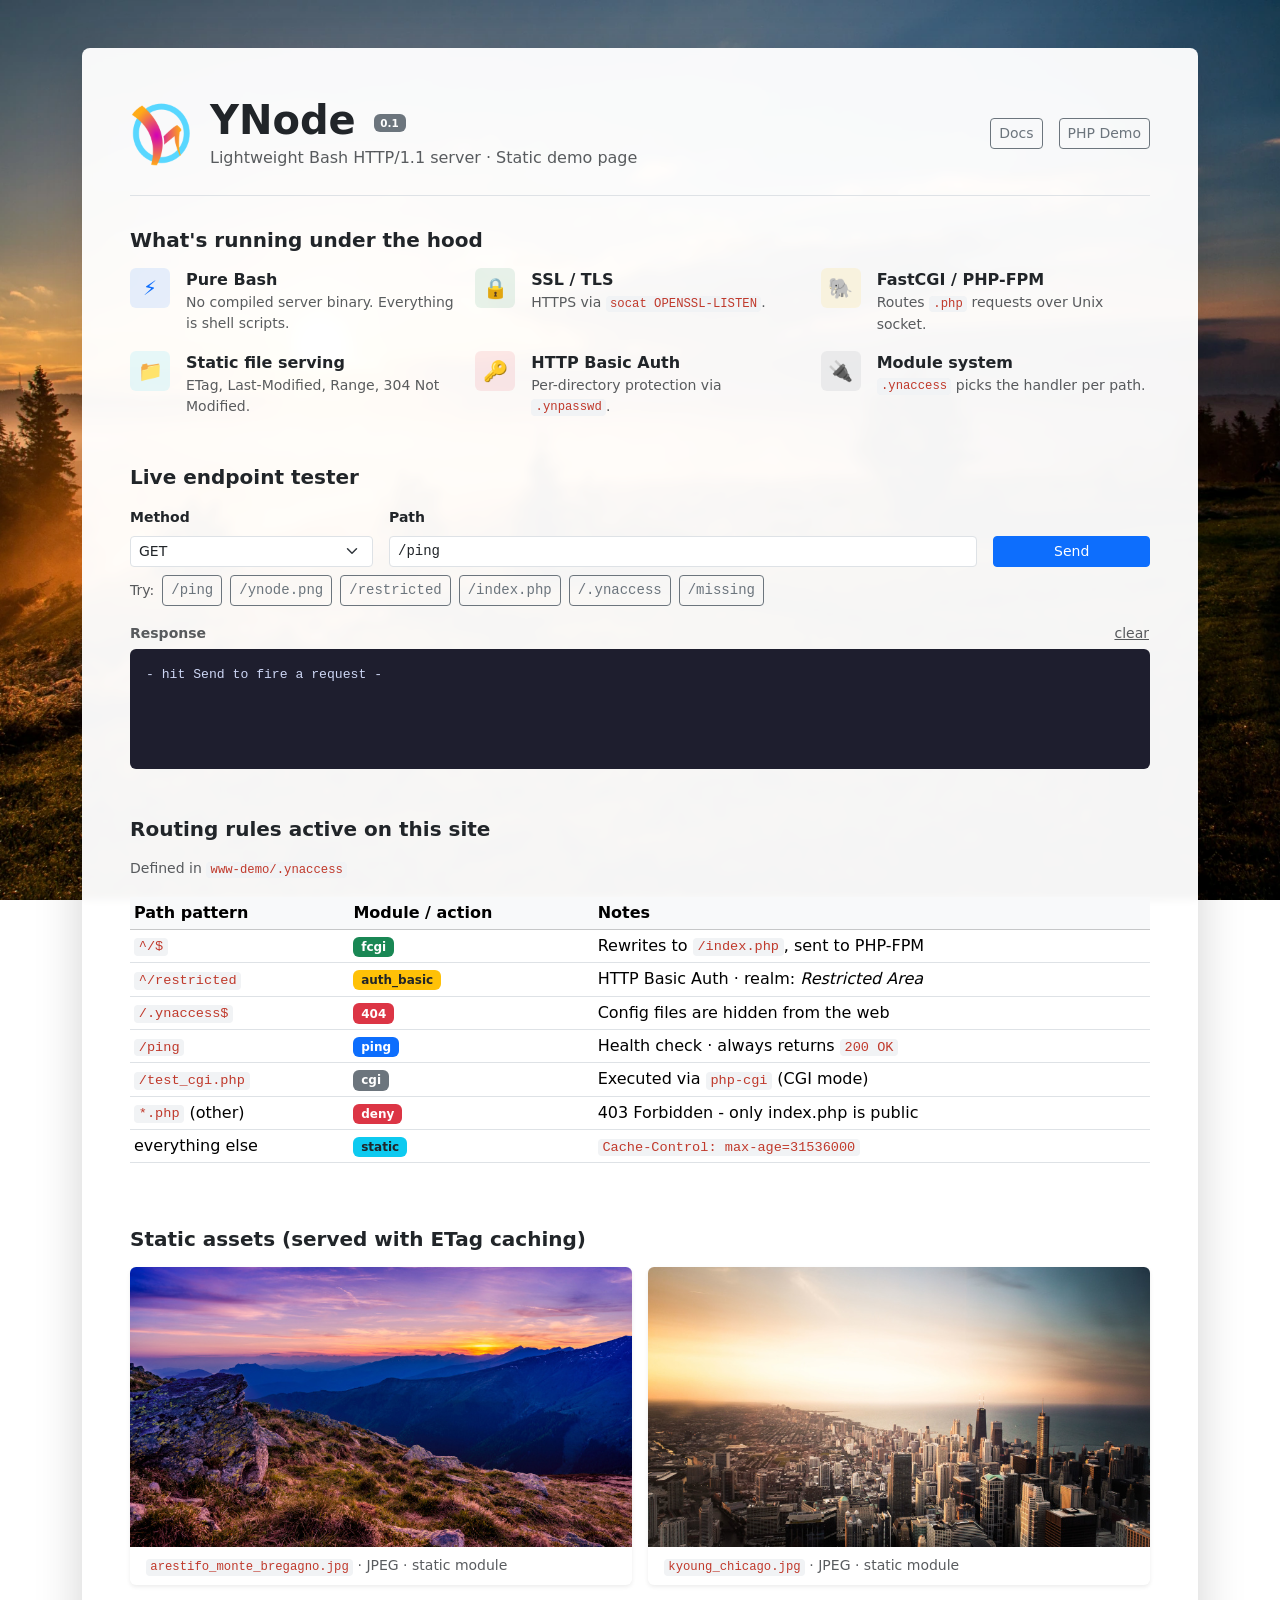
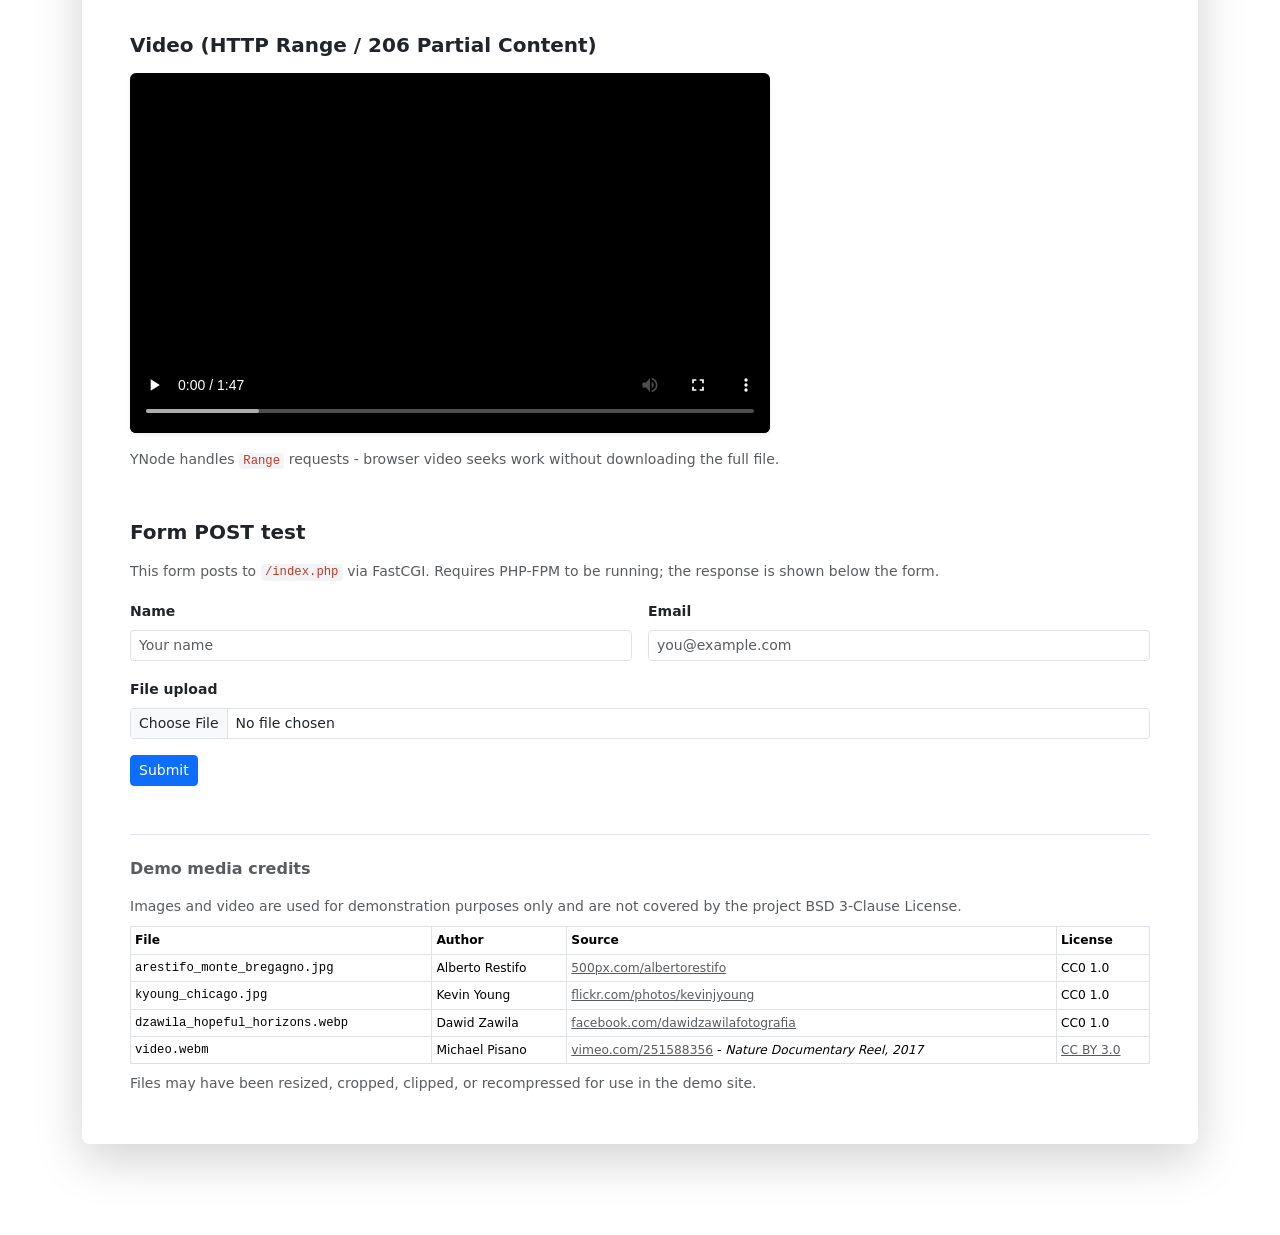
<file: www-demo/index.html>
<!DOCTYPE html>
<html lang="en">
<head>
  <meta charset="UTF-8">
  <meta name="viewport" content="width=device-width, initial-scale=1">
  <title>YNode/0.1 - Demo</title>
  <link rel="icon" href="/favicon.ico">
  <link rel="stylesheet" href="https://cdn.jsdelivr.net/npm/bootstrap@5.3.3/dist/css/bootstrap.min.css"
        integrity="sha384-QWTKZyjpPEjISv5WaRU9OFeRpok6YctnYmDr5pNlyT2bRjXh0JMhjY6hW+ALEwIH"
        crossorigin="anonymous">
  <link rel="stylesheet" href="css/ynode.css">
</head>
<body>
  <div class="container py-5">
    <div class="main-card shadow-lg p-4 p-md-5">

      <!-- Hero -->
      <div class="hero d-flex align-items-center gap-3 flex-wrap">
        <img src="img/ynode.png" alt="YNode logo">
        <div class="flex-grow-1">
          <h1 class="mb-0 fw-bold">YNode
            <span class="badge bg-secondary badge-server ms-1">0.1</span>
          </h1>
          <p class="text-muted mb-0">Lightweight Bash HTTP/1.1 server · Static demo page</p>
        </div>
        <a href="docs.html" class="btn btn-outline-secondary btn-sm">Docs</a>
        <a href="index.php" class="btn btn-outline-secondary btn-sm">PHP Demo</a>
      </div>

      <!-- Feature grid -->
      <section class="mb-5">
        <h2 class="h5 fw-semibold mb-3">What's running under the hood</h2>
        <div class="row g-3">
          <div class="col-sm-6 col-lg-4">
            <div class="d-flex gap-3 align-items-start">
              <div class="feature-icon bg-primary bg-opacity-10 text-primary">⚡</div>
              <div>
                <div class="fw-semibold">Pure Bash</div>
                <div class="text-muted small">No compiled server binary. Everything is shell scripts.</div>
              </div>
            </div>
          </div>
          <div class="col-sm-6 col-lg-4">
            <div class="d-flex gap-3 align-items-start">
              <div class="feature-icon bg-success bg-opacity-10 text-success">🔒</div>
              <div>
                <div class="fw-semibold">SSL / TLS</div>
                <div class="text-muted small">HTTPS via <code>socat OPENSSL-LISTEN</code>.</div>
              </div>
            </div>
          </div>
          <div class="col-sm-6 col-lg-4">
            <div class="d-flex gap-3 align-items-start">
              <div class="feature-icon bg-warning bg-opacity-10 text-warning">🐘</div>
              <div>
                <div class="fw-semibold">FastCGI / PHP-FPM</div>
                <div class="text-muted small">Routes <code>.php</code> requests over Unix socket.</div>
              </div>
            </div>
          </div>
          <div class="col-sm-6 col-lg-4">
            <div class="d-flex gap-3 align-items-start">
              <div class="feature-icon bg-info bg-opacity-10 text-info">📁</div>
              <div>
                <div class="fw-semibold">Static file serving</div>
                <div class="text-muted small">ETag, Last-Modified, Range, 304 Not Modified.</div>
              </div>
            </div>
          </div>
          <div class="col-sm-6 col-lg-4">
            <div class="d-flex gap-3 align-items-start">
              <div class="feature-icon bg-danger bg-opacity-10 text-danger">🔑</div>
              <div>
                <div class="fw-semibold">HTTP Basic Auth</div>
                <div class="text-muted small">Per-directory protection via <code>.ynpasswd</code>.</div>
              </div>
            </div>
          </div>
          <div class="col-sm-6 col-lg-4">
            <div class="d-flex gap-3 align-items-start">
              <div class="feature-icon bg-secondary bg-opacity-10 text-secondary">🔌</div>
              <div>
                <div class="fw-semibold">Module system</div>
                <div class="text-muted small"><code>.ynaccess</code> picks the handler per path.</div>
              </div>
            </div>
          </div>
        </div>
      </section>

      <!-- Live endpoint tester -->
      <section class="mb-5">
        <h2 class="h5 fw-semibold mb-3">Live endpoint tester</h2>
        <div class="row g-3 align-items-end">
          <div class="col-md-3">
            <label class="form-label small fw-semibold" for="sel-method">Method</label>
            <select class="form-select form-select-sm" id="sel-method">
              <option>GET</option>
              <option>POST</option>
              <option>HEAD</option>
            </select>
          </div>
          <div class="col-md-7">
            <label class="form-label small fw-semibold" for="inp-path">Path</label>
            <input class="form-control form-control-sm font-monospace" id="inp-path"
                   type="text" value="/ping" placeholder="/ping">
          </div>
          <div class="col-md-2">
            <button class="btn btn-primary btn-sm w-100" id="btn-send">Send</button>
          </div>
        </div>

        <!-- Quick-pick buttons -->
        <div class="mt-2 d-flex flex-wrap gap-2">
          <span class="text-muted small align-self-center">Try:</span>
          <button class="btn btn-outline-secondary btn-sm font-monospace" data-path="/ping">/ping</button>
          <button class="btn btn-outline-secondary btn-sm font-monospace" data-path="/ynode.png">/ynode.png</button>
          <button class="btn btn-outline-secondary btn-sm font-monospace" data-path="/restricted">/restricted</button>
          <button class="btn btn-outline-secondary btn-sm font-monospace" data-path="/index.php">/index.php</button>
          <button class="btn btn-outline-secondary btn-sm font-monospace" data-path="/.ynaccess">/.ynaccess</button>
          <button class="btn btn-outline-secondary btn-sm font-monospace" data-path="/missing">/missing</button>
        </div>

        <div class="mt-3">
          <div class="d-flex justify-content-between align-items-center mb-1">
            <span class="small fw-semibold text-muted">Response</span>
            <button class="btn btn-sm btn-link text-muted p-0" id="btn-clear">clear</button>
          </div>
          <div id="response-box">- hit Send to fire a request -</div>
        </div>
      </section>

      <!-- .ynaccess endpoints reference -->
      <section class="mb-5">
        <h2 class="h5 fw-semibold mb-3">Routing rules active on this site</h2>
        <p class="text-muted small">Defined in <code>www-demo/.ynaccess</code></p>
        <div class="table-responsive">
          <table class="table table-sm table-hover endpoint-row">
            <thead class="table-light">
              <tr>
                <th>Path pattern</th>
                <th>Module / action</th>
                <th>Notes</th>
              </tr>
            </thead>
            <tbody>
              <tr>
                <td><code>^/$</code></td>
                <td><span class="badge bg-success">fcgi</span></td>
                <td>Rewrites to <code>/index.php</code>, sent to PHP-FPM</td>
              </tr>
              <tr>
                <td><code>^/restricted</code></td>
                <td><span class="badge bg-warning text-dark">auth_basic</span></td>
                <td>HTTP Basic Auth · realm: <em>Restricted Area</em></td>
              </tr>
              <tr>
                <td><code>/.ynaccess$</code></td>
                <td><span class="badge bg-danger">404</span></td>
                <td>Config files are hidden from the web</td>
              </tr>
              <tr>
                <td><code>/ping</code></td>
                <td><span class="badge bg-primary">ping</span></td>
                <td>Health check · always returns <code>200 OK</code></td>
              </tr>
              <tr>
                <td><code>/test_cgi.php</code></td>
                <td><span class="badge bg-secondary">cgi</span></td>
                <td>Executed via <code>php-cgi</code> (CGI mode)</td>
              </tr>
              <tr>
                <td><code>*.php</code> (other)</td>
                <td><span class="badge bg-danger">deny</span></td>
                <td>403 Forbidden - only index.php is public</td>
              </tr>
              <tr>
                <td>everything else</td>
                <td><span class="badge bg-info text-dark">static</span></td>
                <td><code>Cache-Control: max-age=31536000</code></td>
              </tr>
            </tbody>
          </table>
        </div>
      </section>

      <!-- Gallery -->
      <section class="mb-5">
        <h2 class="h5 fw-semibold mb-3">Static assets (served with ETag caching)</h2>
        <div class="row g-3">
          <div class="col-md-6">
            <div class="card border-0 shadow-sm">
              <img src="img/arestifo_monte_bregagno.jpg" class="gallery-img" alt="Sample image 1">
              <div class="card-body py-2">
                <div class="small text-muted"><code>arestifo_monte_bregagno.jpg</code> · JPEG · static module</div>
              </div>
            </div>
          </div>
          <div class="col-md-6">
            <div class="card border-0 shadow-sm">
              <img src="img/kyoung_chicago.jpg" class="gallery-img" alt="Sample image 2">
              <div class="card-body py-2">
                <div class="small text-muted"><code>kyoung_chicago.jpg</code> · JPEG · static module</div>
              </div>
            </div>
          </div>
        </div>
      </section>

      <!-- Video -->
      <section class="mb-5">
        <h2 class="h5 fw-semibold mb-3">Video (HTTP Range / 206 Partial Content)</h2>
        <video class="w-100 rounded shadow-sm" style="max-width:640px" controls preload="metadata">
          <source src="media/video.webm" type="video/webm">
          Your browser does not support the video element.
        </video>
        <p class="text-muted small mt-2">
          YNode handles <code>Range</code> requests - browser video seeks work without downloading the full file.
        </p>
      </section>

      <!-- POST form -->
      <section class="mb-2">
        <h2 class="h5 fw-semibold mb-3">Form POST test</h2>
        <p class="text-muted small">
          This form posts to <code>/index.php</code> via FastCGI.
          Requires PHP-FPM to be running; the response is shown below the form.
        </p>
        <form action="/index.php?postForm=true" method="POST" enctype="multipart/form-data">
          <div class="row g-3">
            <div class="col-md-6">
              <label class="form-label small fw-semibold" for="f-name">Name</label>
              <input class="form-control form-control-sm" type="text" name="name" id="f-name" placeholder="Your name">
            </div>
            <div class="col-md-6">
              <label class="form-label small fw-semibold" for="f-email">Email</label>
              <input class="form-control form-control-sm" type="email" name="email" id="f-email" placeholder="you@example.com">
            </div>
            <div class="col-12">
              <label class="form-label small fw-semibold" for="f-file">File upload</label>
              <input class="form-control form-control-sm" type="file" name="file" id="f-file">
            </div>
            <div class="col-12">
              <button type="submit" class="btn btn-primary btn-sm">Submit</button>
            </div>
          </div>
        </form>
      </section>

      <!-- Media credits -->
      <section class="mt-5 pt-4 border-top">
        <h2 class="h6 fw-semibold text-muted mb-3">Demo media credits</h2>
        <div class="small text-muted">
          <p class="mb-2">Images and video are used for demonstration purposes only and are not covered by the project BSD 3-Clause License.</p>
          <table class="table table-sm text-muted small mb-2 table-bordered">
            <thead>
              <tr>
                <th>File</th>
                <th>Author</th>
                <th>Source</th>
                <th>License</th>
              </tr>
            </thead>
            <tbody>
              <tr>
                <td class="font-monospace">arestifo_monte_bregagno.jpg</td>
                <td>Alberto Restifo</td>
                <td><a href="https://500px.com/albertorestifo" class="text-muted" target="_blank" rel="noopener">500px.com/albertorestifo</a></td>
                <td>CC0 1.0</td>
              </tr>
              <tr>
                <td class="font-monospace">kyoung_chicago.jpg</td>
                <td>Kevin Young</td>
                <td><a href="https://www.flickr.com/photos/kevinjyoung" class="text-muted" target="_blank" rel="noopener">flickr.com/photos/kevinjyoung</a></td>
                <td>CC0 1.0</td>
              </tr>
              <tr>
                <td class="font-monospace">dzawila_hopeful_horizons.webp</td>
                <td>Dawid Zawila</td>
                <td><a href="http://facebook.com/dawidzawilafotografia" class="text-muted" target="_blank" rel="noopener">facebook.com/dawidzawilafotografia</a></td>
                <td>CC0 1.0</td>
              </tr>
              <tr>
                <td class="font-monospace">video.webm</td>
                <td>Michael Pisano</td>
                <td><a href="https://vimeo.com/251588356" class="text-muted" target="_blank" rel="noopener">vimeo.com/251588356</a> - <em>Nature Documentary Reel, 2017</em></td>
                <td><a href="https://creativecommons.org/licenses/by/3.0/" class="text-muted" target="_blank" rel="noopener">CC BY 3.0</a></td>
              </tr>
            </tbody>
          </table>
          <p class="mb-0">Files may have been resized, cropped, clipped, or recompressed for use in the demo site.</p>
        </div>
      </section>

    </div><!-- /.main-card -->

    <footer class="text-center mt-4">
      YNode/0.1 &nbsp;·&nbsp; BSD 3-Clause &nbsp;·&nbsp;
      <a href="https://github.com/aalbenque/ynode" class="text-white-50">GitHub</a>
    </footer>
  </div><!-- /.container -->

  <script src="https://cdn.jsdelivr.net/npm/bootstrap@5.3.3/dist/js/bootstrap.bundle.min.js"
          crossorigin="anonymous"></script>
  <script src="js/index.js"></script>
</body>
</html>
</file>
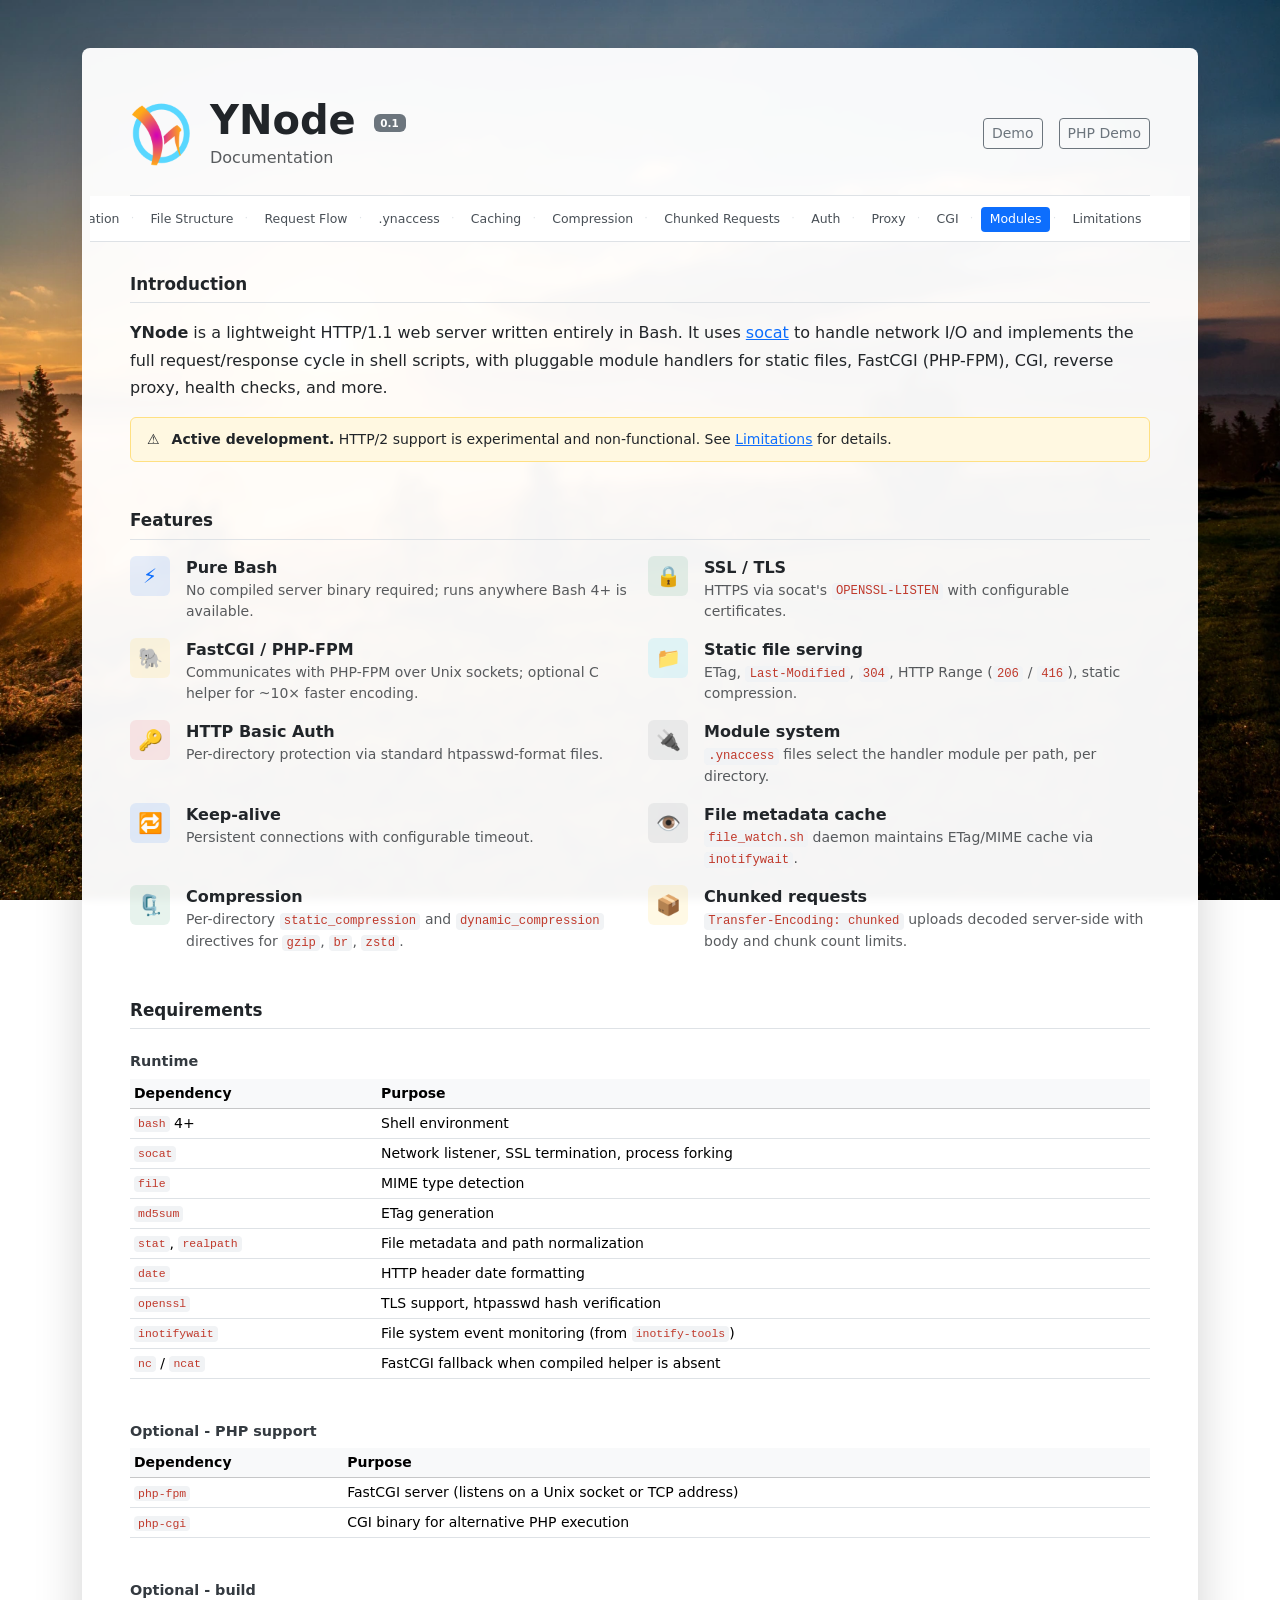
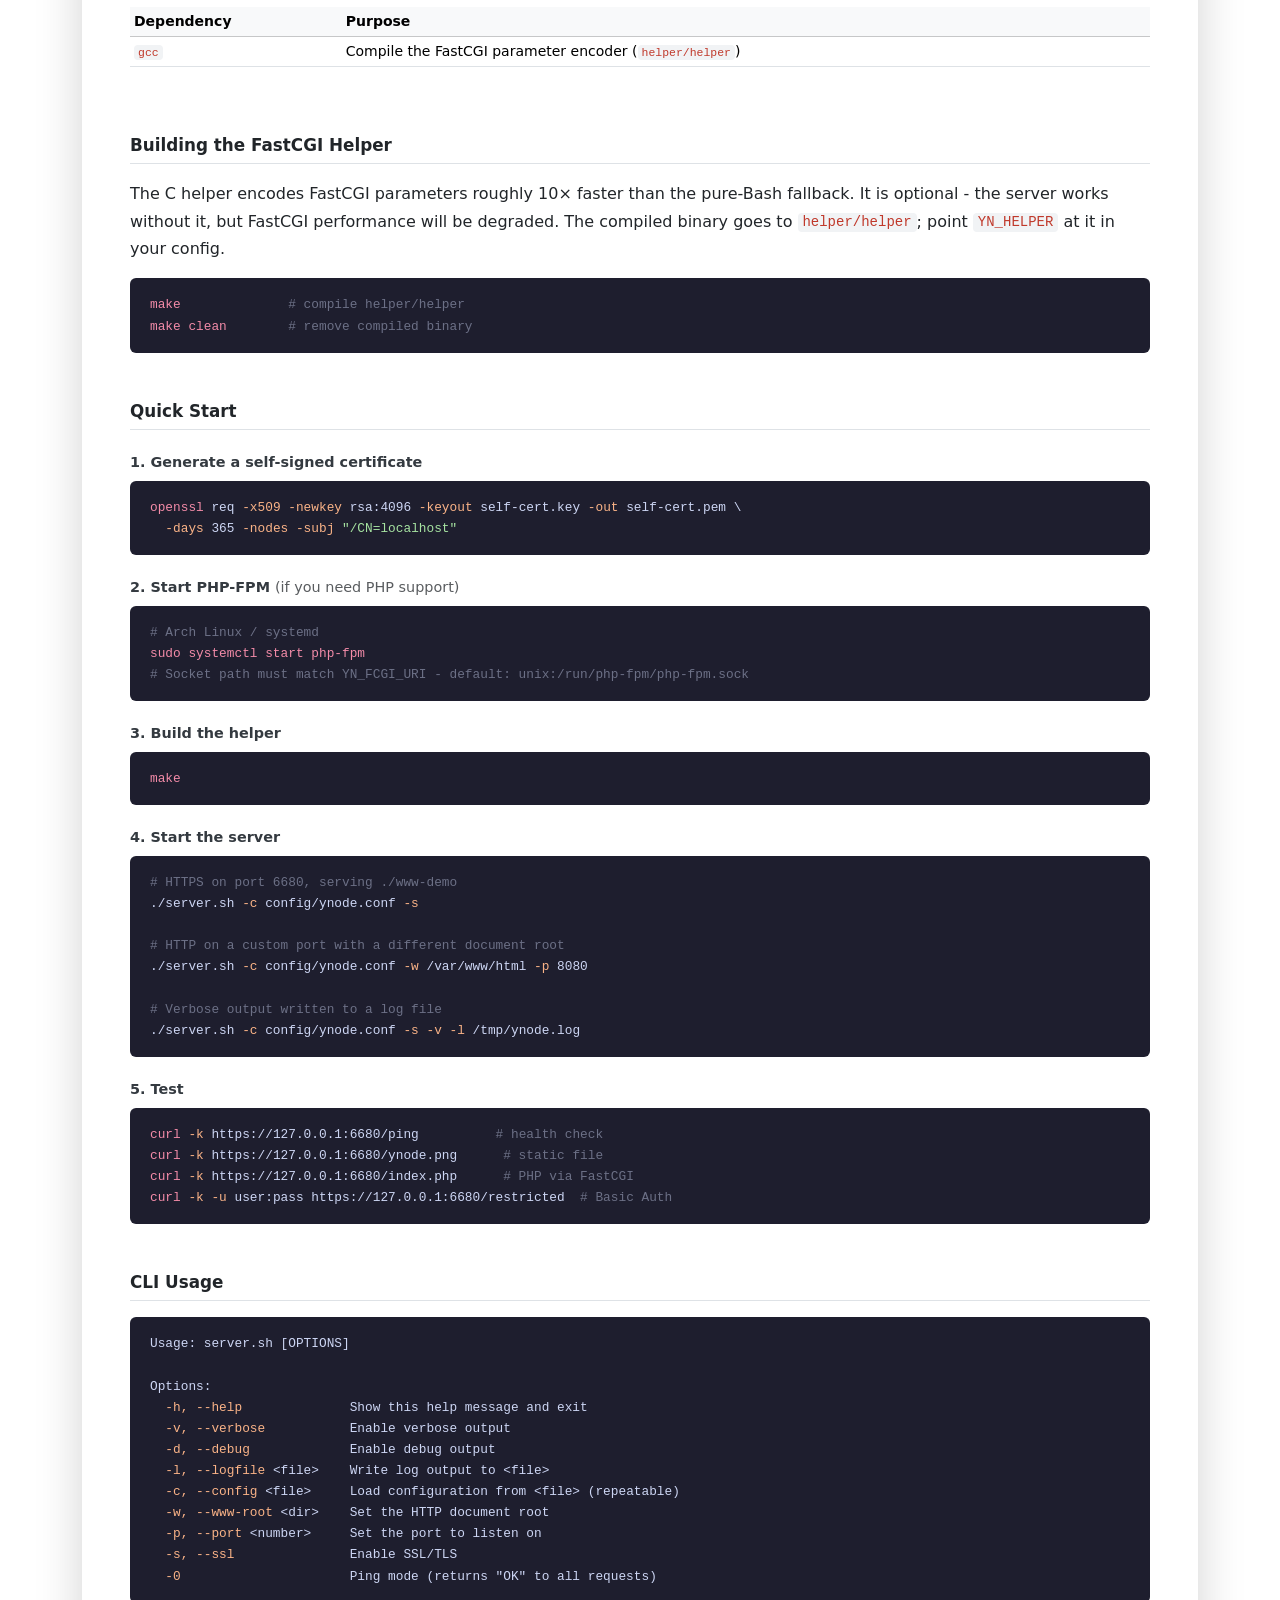
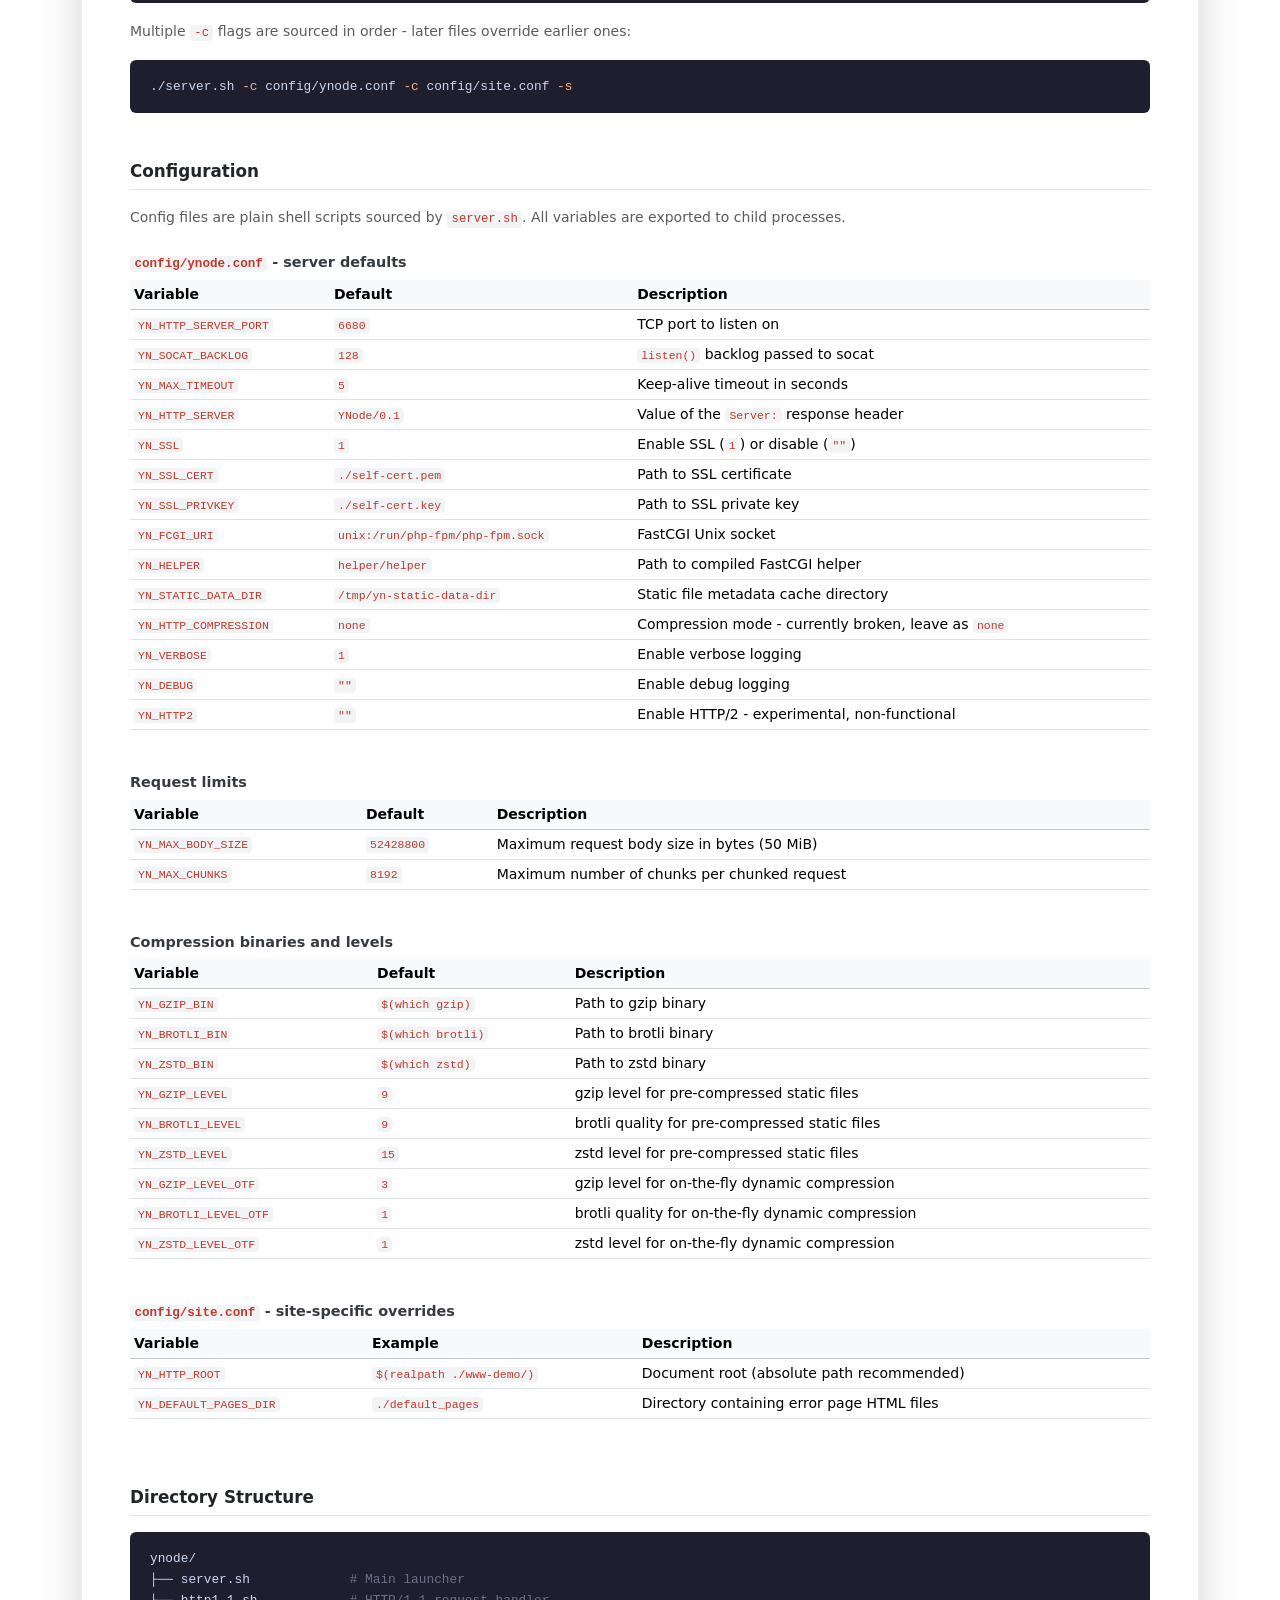
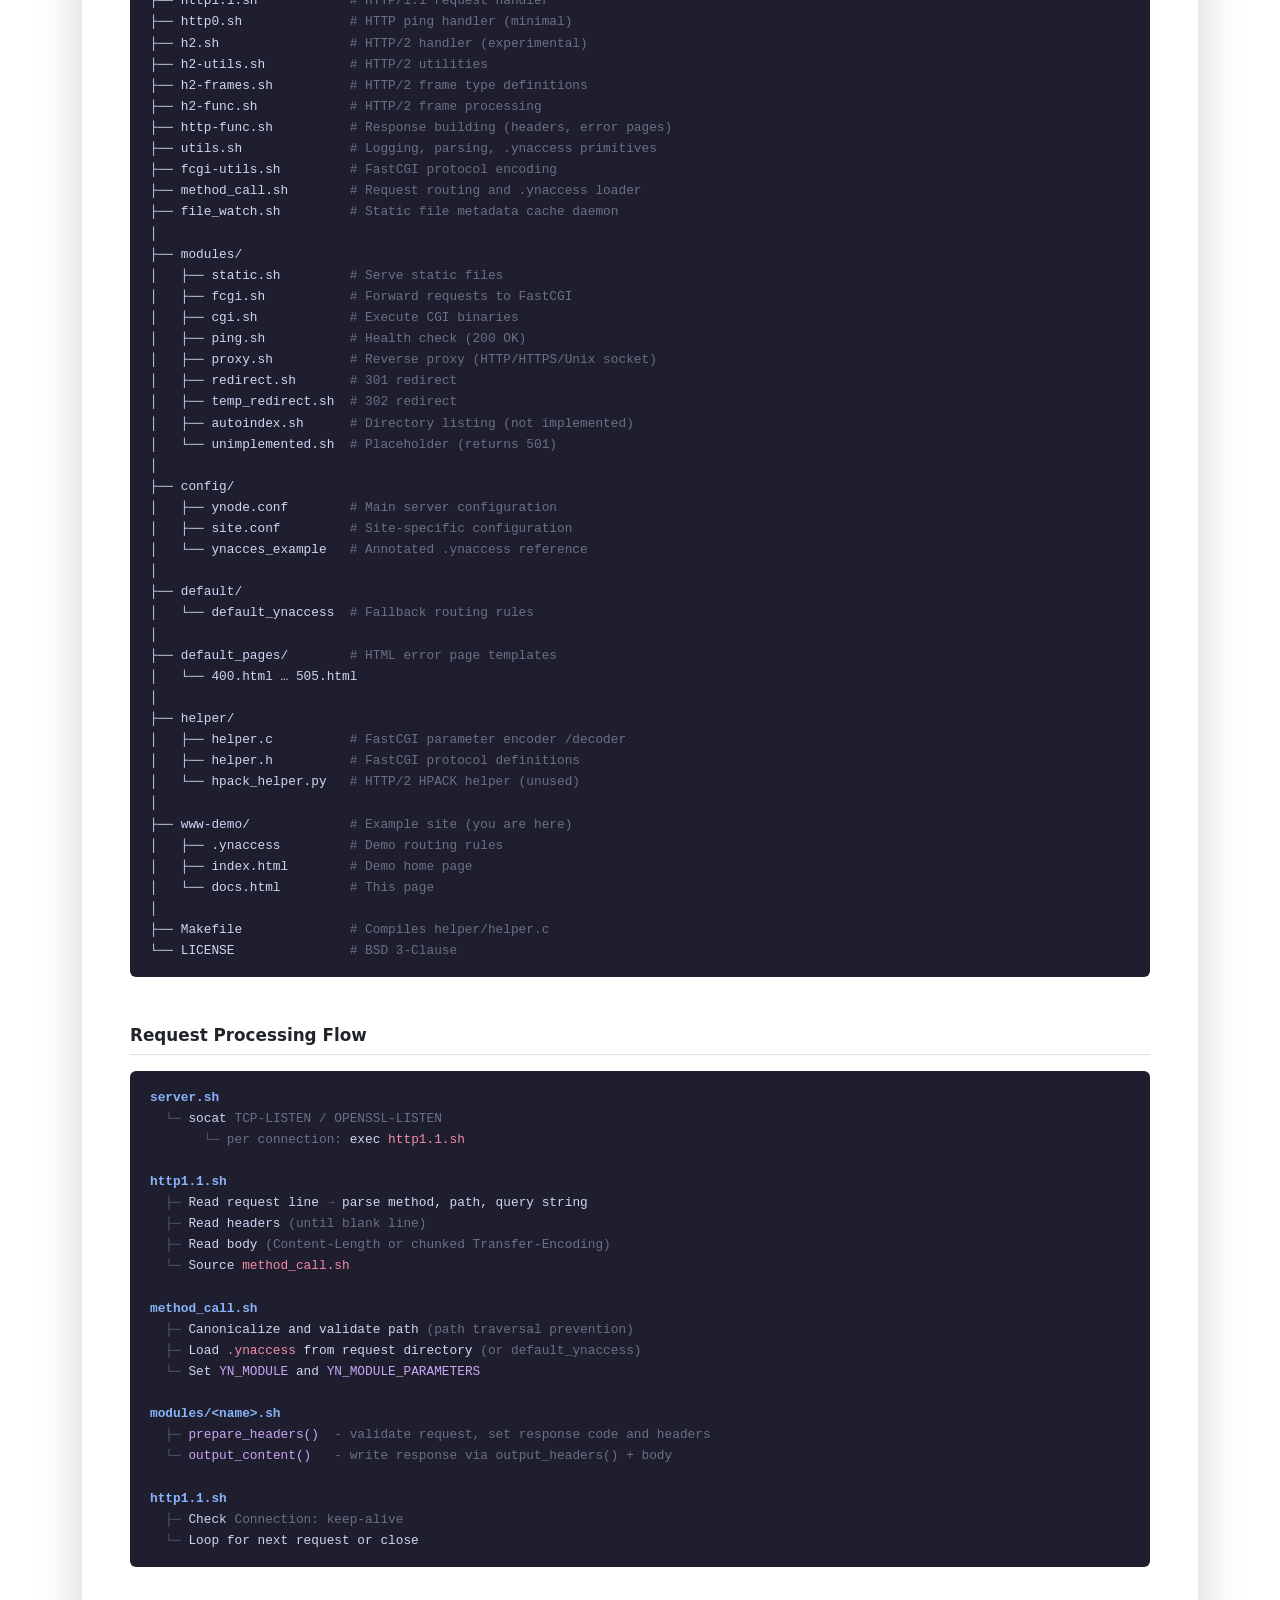
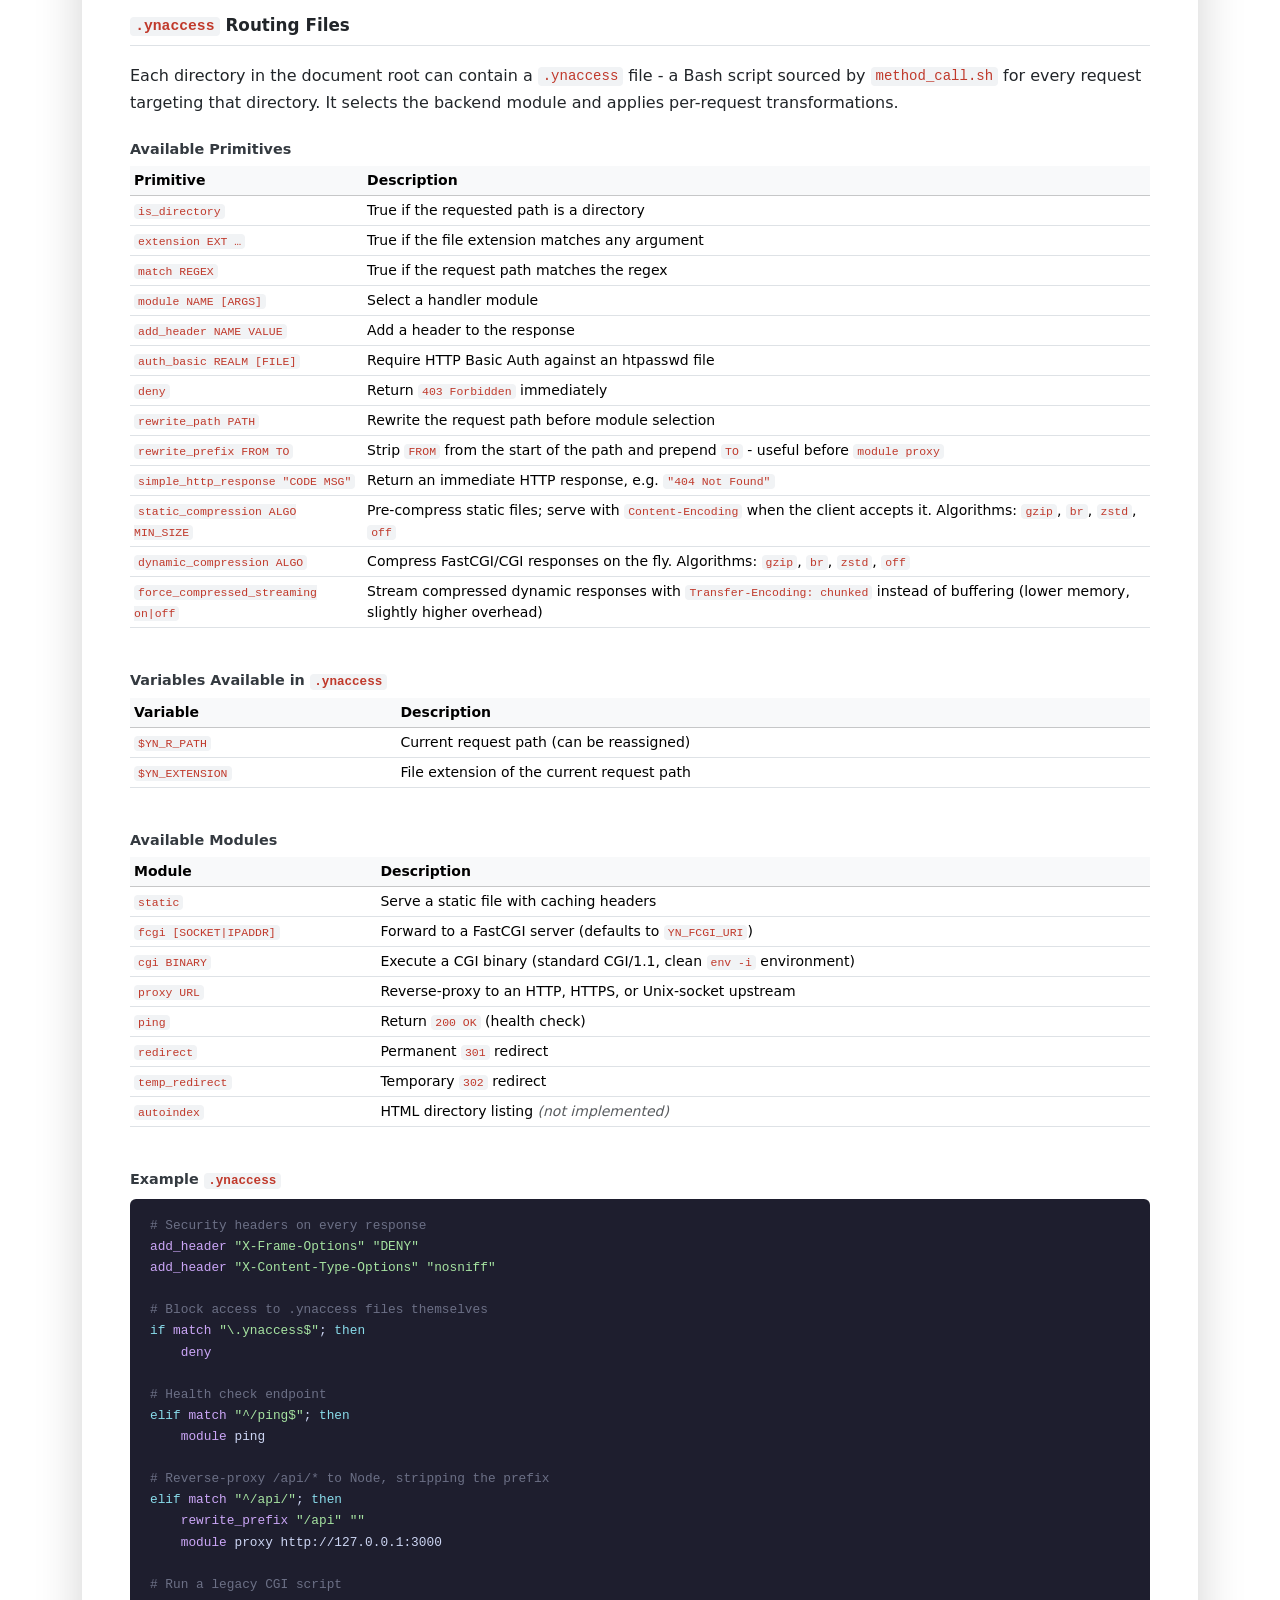
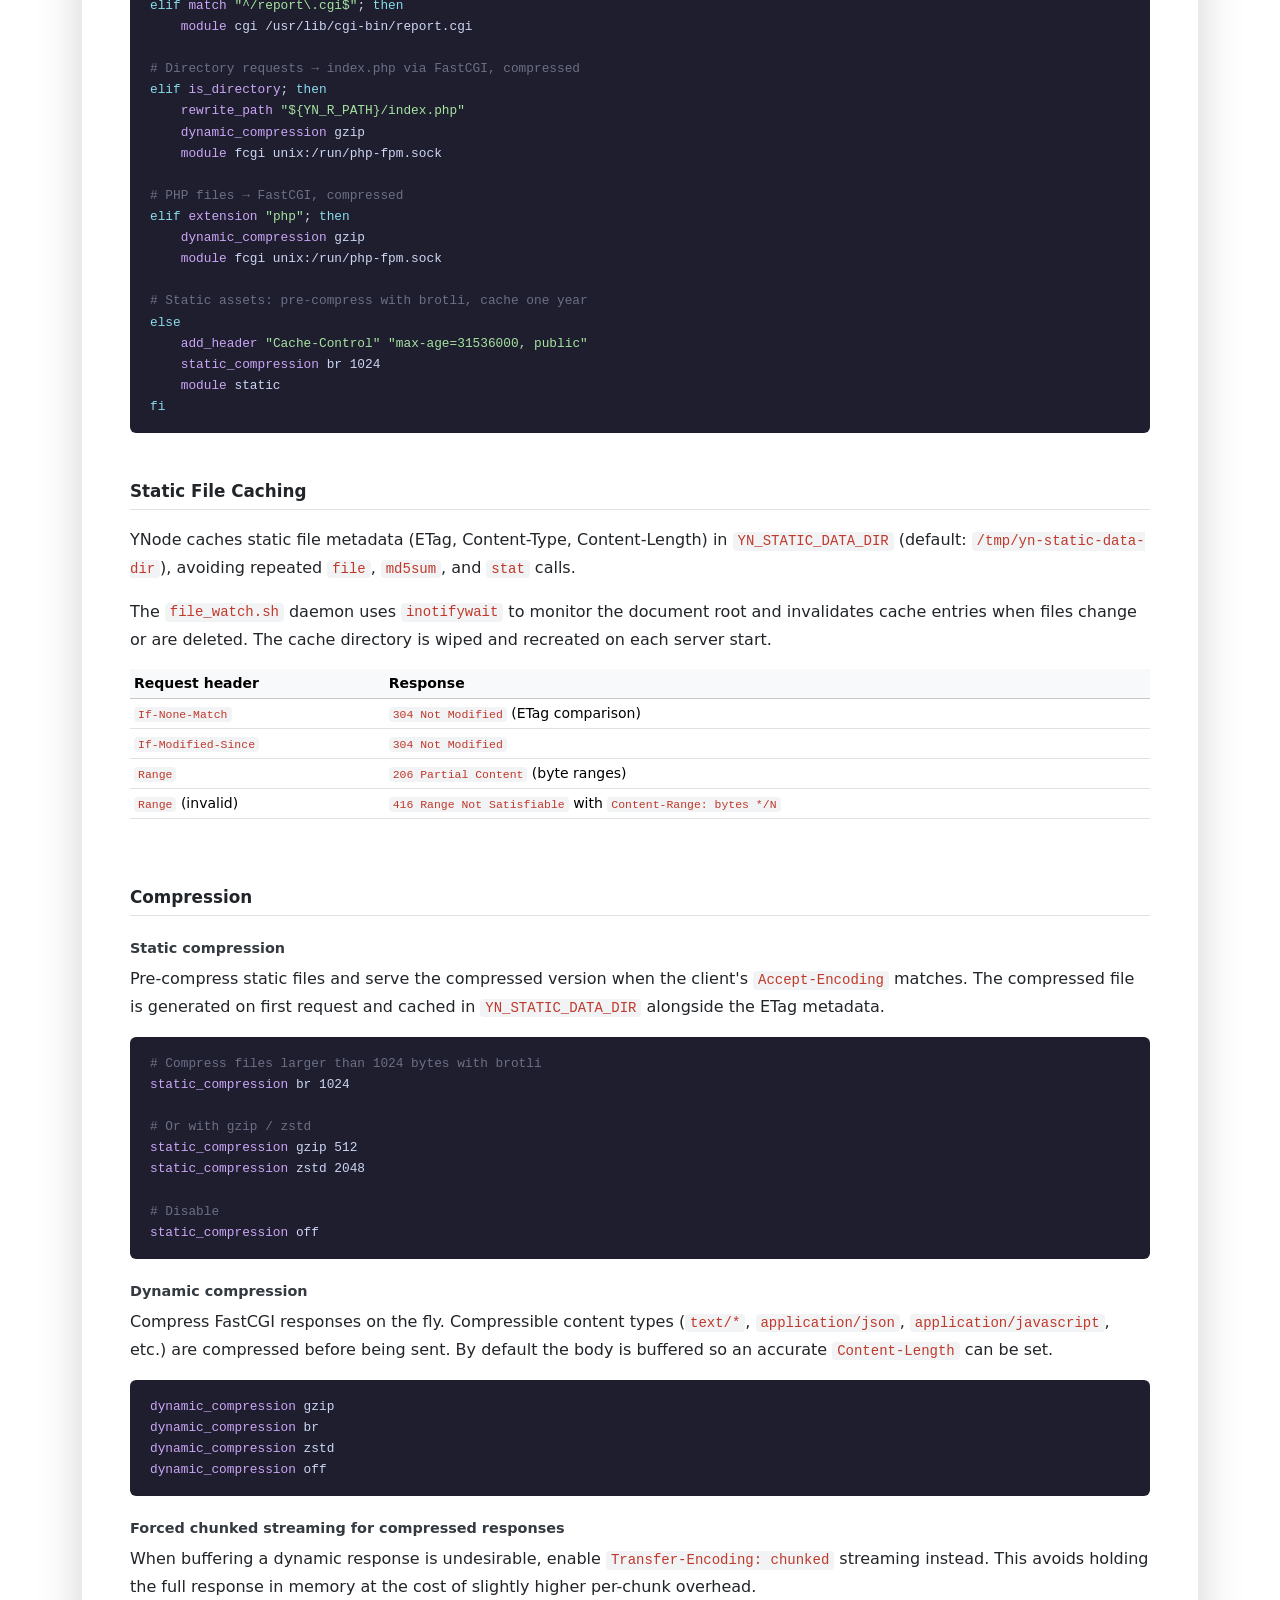
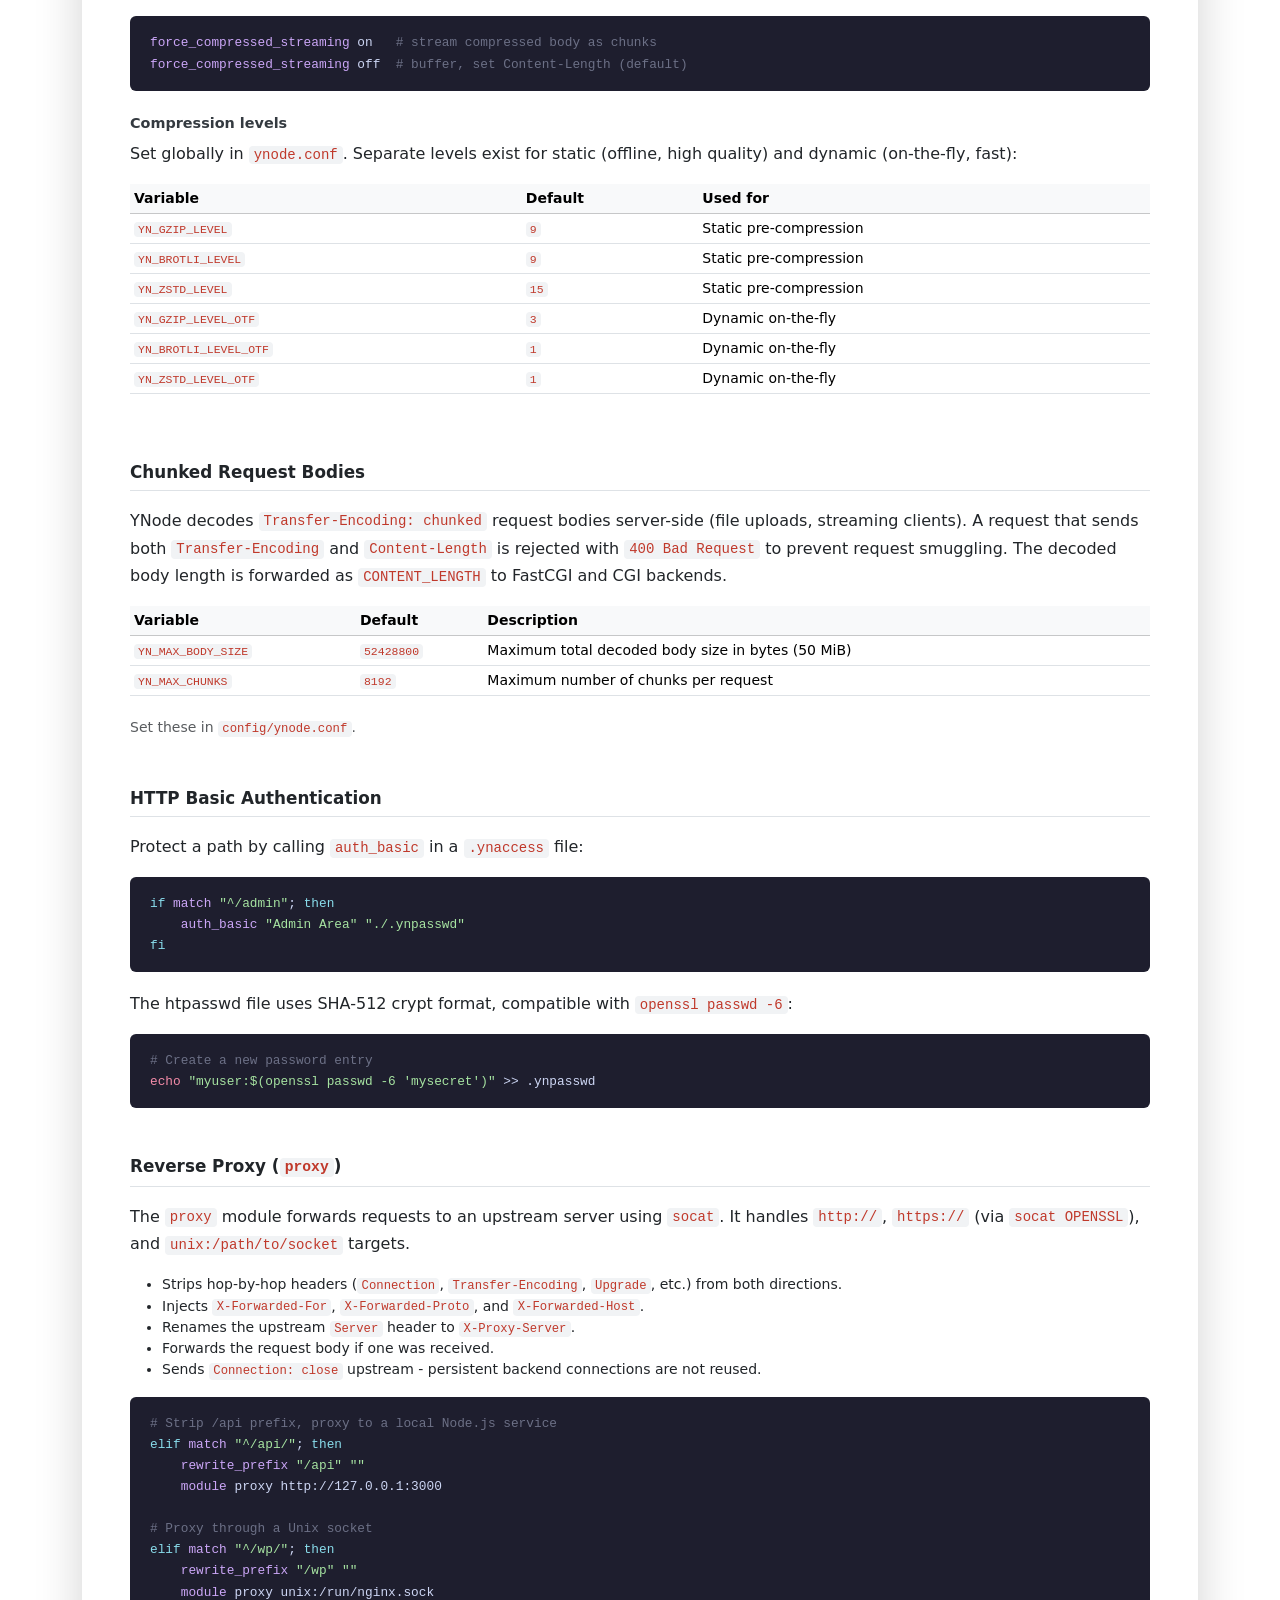
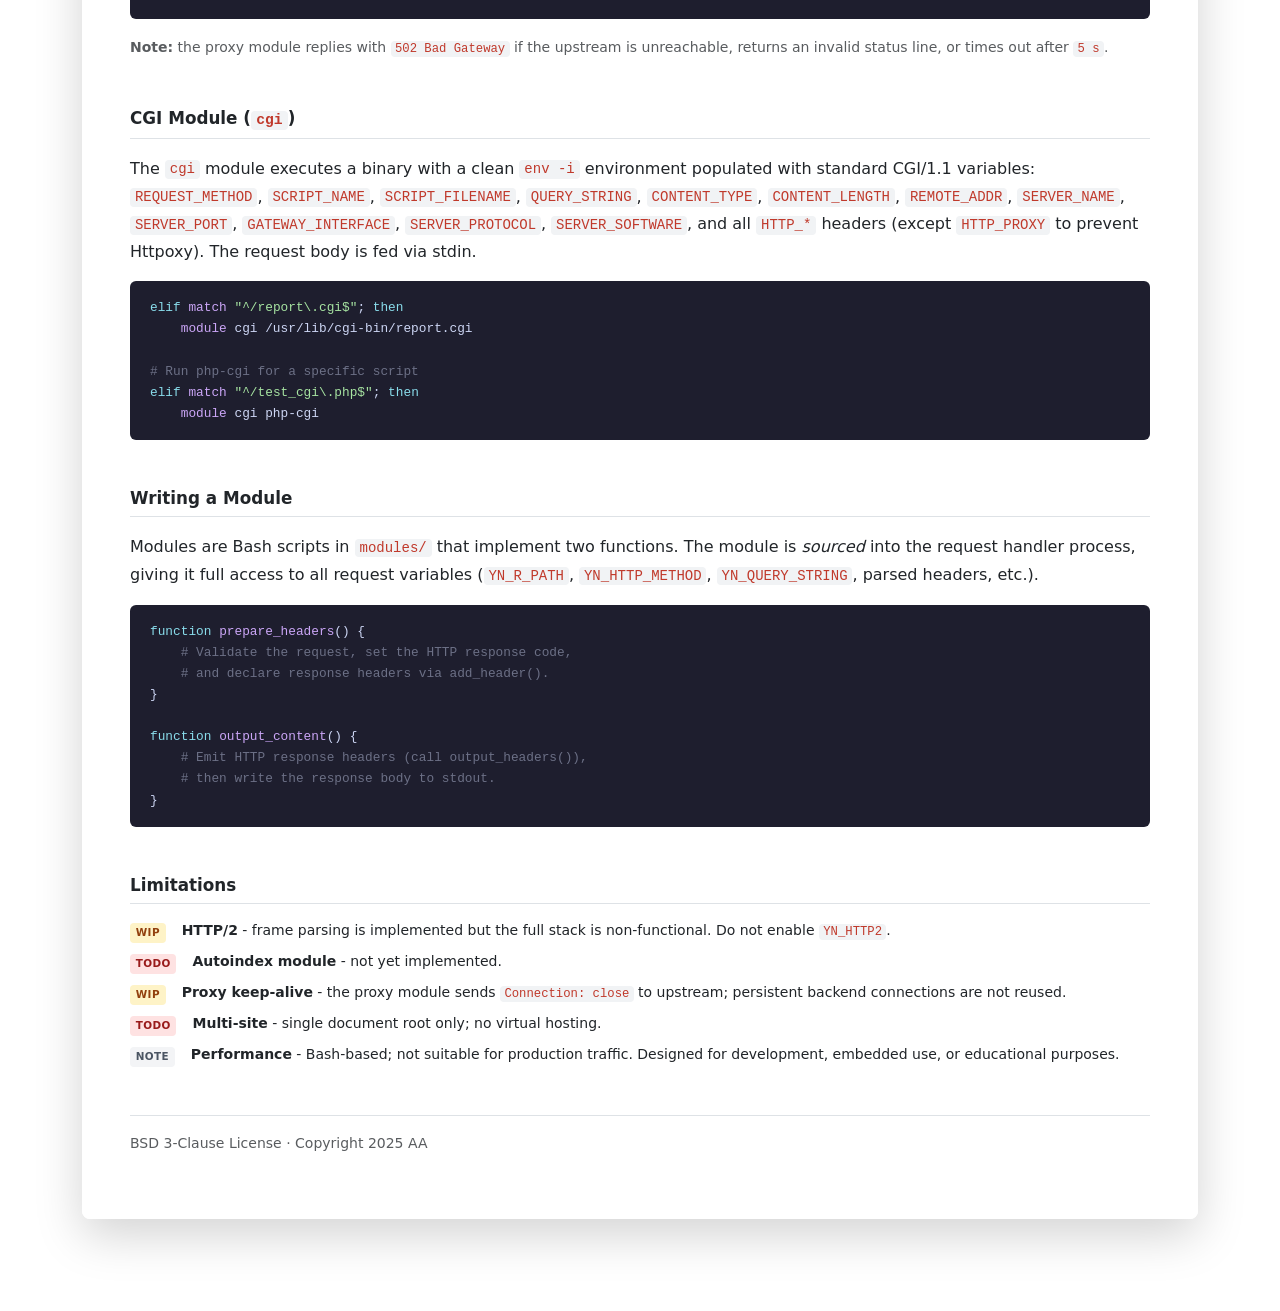
<file: www-demo/docs.html>
<!DOCTYPE html>
<html lang="en">
<head>
  <meta charset="UTF-8">
  <meta name="viewport" content="width=device-width, initial-scale=1">
  <title>YNode/0.1 - Documentation</title>
  <link rel="icon" href="/favicon.ico">
  <link rel="stylesheet" href="https://cdn.jsdelivr.net/npm/bootstrap@5.3.3/dist/css/bootstrap.min.css"
        integrity="sha384-QWTKZyjpPEjISv5WaRU9OFeRpok6YctnYmDr5pNlyT2bRjXh0JMhjY6hW+ALEwIH"
        crossorigin="anonymous">
  <link rel="stylesheet" href="css/ynode.css">
</head>
<body>
<div class="container py-5">
  <div class="main-card shadow-lg p-4 p-md-5">

    <!-- ── Hero (same structure as index.html) ── -->
    <div class="hero d-flex align-items-center gap-3 flex-wrap">
      <img src="img/ynode.png" alt="YNode logo">
      <div class="flex-grow-1">
        <h1 class="mb-0 fw-bold">YNode
          <span class="badge bg-secondary badge-server ms-1">0.1</span>
        </h1>
        <p class="text-muted mb-0">Documentation</p>
      </div>
      <a href="index.html" class="btn btn-outline-secondary btn-sm">Demo</a>
      <a href="index.php" class="btn btn-outline-secondary btn-sm">PHP Demo</a>
    </div>

    <!-- ── Sticky TOC strip ── -->
    <div class="toc-strip" id="toc">
      <a href="#intro">Introduction</a><span class="toc-sep">·</span>
      <a href="#features">Features</a><span class="toc-sep">·</span>
      <a href="#requirements">Requirements</a><span class="toc-sep">·</span>
      <a href="#helper">FastCGI Helper</a><span class="toc-sep">·</span>
      <a href="#quickstart">Quick Start</a><span class="toc-sep">·</span>
      <a href="#usage">CLI Usage</a><span class="toc-sep">·</span>
      <a href="#configuration">Configuration</a><span class="toc-sep">·</span>
      <a href="#structure">File Structure</a><span class="toc-sep">·</span>
      <a href="#flow">Request Flow</a><span class="toc-sep">·</span>
      <a href="#ynaccess">.ynaccess</a><span class="toc-sep">·</span>
      <a href="#caching">Caching</a><span class="toc-sep">·</span>
      <a href="#compression">Compression</a><span class="toc-sep">·</span>
      <a href="#chunked">Chunked Requests</a><span class="toc-sep">·</span>
      <a href="#auth">Auth</a><span class="toc-sep">·</span>
      <a href="#proxy">Proxy</a><span class="toc-sep">·</span>
      <a href="#cgi">CGI</a><span class="toc-sep">·</span>
      <a href="#modules">Modules</a><span class="toc-sep">·</span>
      <a href="#limitations">Limitations</a>
    </div>

    <!-- ══════════════════════════════════════════════
         INTRODUCTION
    ══════════════════════════════════════════════ -->
    <section class="doc-section" id="intro">
      <h2 class="h5 fw-semibold mb-3">Introduction</h2>
      <p>
        <strong>YNode</strong> is a lightweight HTTP/1.1 web server written entirely in Bash.
        It uses <a href="http://www.dest-unreach.org/socat/" target="_blank" rel="noopener">socat</a>
        to handle network I/O and implements the full request/response cycle in shell scripts,
        with pluggable module handlers for static files, FastCGI (PHP-FPM), CGI, reverse proxy, health checks, and more.
      </p>
      <div class="status-banner">
        <span>⚠️</span>
        <div>
          <strong>Active development.</strong>
          HTTP/2 support is experimental and non-functional.
          See <a href="#limitations">Limitations</a> for details.
        </div>
      </div>
    </section>

    <!-- ══════════════════════════════════════════════
         FEATURES
    ══════════════════════════════════════════════ -->
    <section class="doc-section" id="features">
      <h2 class="h5 fw-semibold mb-3">Features</h2>
      <div class="row g-3">
        <div class="col-sm-6">
          <div class="d-flex gap-3 align-items-start">
            <div class="feature-icon bg-primary bg-opacity-10 text-primary">⚡</div>
            <div>
              <div class="fw-semibold">Pure Bash</div>
              <div class="text-muted small">No compiled server binary required; runs anywhere Bash 4+ is available.</div>
            </div>
          </div>
        </div>
        <div class="col-sm-6">
          <div class="d-flex gap-3 align-items-start">
            <div class="feature-icon bg-success bg-opacity-10 text-success">🔒</div>
            <div>
              <div class="fw-semibold">SSL / TLS</div>
              <div class="text-muted small">HTTPS via socat's <code>OPENSSL-LISTEN</code> with configurable certificates.</div>
            </div>
          </div>
        </div>
        <div class="col-sm-6">
          <div class="d-flex gap-3 align-items-start">
            <div class="feature-icon bg-warning bg-opacity-10 text-warning">🐘</div>
            <div>
              <div class="fw-semibold">FastCGI / PHP-FPM</div>
              <div class="text-muted small">Communicates with PHP-FPM over Unix sockets; optional C helper for ~10× faster encoding.</div>
            </div>
          </div>
        </div>
        <div class="col-sm-6">
          <div class="d-flex gap-3 align-items-start">
            <div class="feature-icon bg-info bg-opacity-10 text-info">📁</div>
            <div>
              <div class="fw-semibold">Static file serving</div>
              <div class="text-muted small">ETag, <code>Last-Modified</code>, <code>304</code>, HTTP Range (<code>206</code> / <code>416</code>), static compression.</div>
            </div>
          </div>
        </div>
        <div class="col-sm-6">
          <div class="d-flex gap-3 align-items-start">
            <div class="feature-icon bg-danger bg-opacity-10 text-danger">🔑</div>
            <div>
              <div class="fw-semibold">HTTP Basic Auth</div>
              <div class="text-muted small">Per-directory protection via standard htpasswd-format files.</div>
            </div>
          </div>
        </div>
        <div class="col-sm-6">
          <div class="d-flex gap-3 align-items-start">
            <div class="feature-icon bg-secondary bg-opacity-10 text-secondary">🔌</div>
            <div>
              <div class="fw-semibold">Module system</div>
              <div class="text-muted small"><code>.ynaccess</code> files select the handler module per path, per directory.</div>
            </div>
          </div>
        </div>
        <div class="col-sm-6">
          <div class="d-flex gap-3 align-items-start">
            <div class="feature-icon bg-primary bg-opacity-10 text-primary">🔁</div>
            <div>
              <div class="fw-semibold">Keep-alive</div>
              <div class="text-muted small">Persistent connections with configurable timeout.</div>
            </div>
          </div>
        </div>
        <div class="col-sm-6">
          <div class="d-flex gap-3 align-items-start">
            <div class="feature-icon bg-secondary bg-opacity-10 text-secondary">👁️</div>
            <div>
              <div class="fw-semibold">File metadata cache</div>
              <div class="text-muted small"><code>file_watch.sh</code> daemon maintains ETag/MIME cache via <code>inotifywait</code>.</div>
            </div>
          </div>
        </div>
        <div class="col-sm-6">
          <div class="d-flex gap-3 align-items-start">
            <div class="feature-icon bg-success bg-opacity-10 text-success">🗜️</div>
            <div>
              <div class="fw-semibold">Compression</div>
              <div class="text-muted small">Per-directory <code>static_compression</code> and <code>dynamic_compression</code> directives for <code>gzip</code>, <code>br</code>, <code>zstd</code>.</div>
            </div>
          </div>
        </div>
        <div class="col-sm-6">
          <div class="d-flex gap-3 align-items-start">
            <div class="feature-icon bg-warning bg-opacity-10 text-warning">📦</div>
            <div>
              <div class="fw-semibold">Chunked requests</div>
              <div class="text-muted small"><code>Transfer-Encoding: chunked</code> uploads decoded server-side with body and chunk count limits.</div>
            </div>
          </div>
        </div>
      </div>
    </section>

    <!-- ══════════════════════════════════════════════
         REQUIREMENTS
    ══════════════════════════════════════════════ -->
    <section class="doc-section" id="requirements">
      <h2 class="h5 fw-semibold mb-3">Requirements</h2>

      <h3>Runtime</h3>
      <div class="table-responsive">
        <table class="table table-sm table-hover doc-table">
          <thead class="table-light"><tr><th>Dependency</th><th>Purpose</th></tr></thead>
          <tbody>
            <tr><td><code>bash</code> 4+</td><td>Shell environment</td></tr>
            <tr><td><code>socat</code></td><td>Network listener, SSL termination, process forking</td></tr>
            <tr><td><code>file</code></td><td>MIME type detection</td></tr>
            <tr><td><code>md5sum</code></td><td>ETag generation</td></tr>
            <tr><td><code>stat</code>, <code>realpath</code></td><td>File metadata and path normalization</td></tr>
            <tr><td><code>date</code></td><td>HTTP header date formatting</td></tr>
            <tr><td><code>openssl</code></td><td>TLS support, htpasswd hash verification</td></tr>
            <tr><td><code>inotifywait</code></td><td>File system event monitoring (from <code>inotify-tools</code>)</td></tr>
            <tr><td><code>nc</code> / <code>ncat</code></td><td>FastCGI fallback when compiled helper is absent</td></tr>
          </tbody>
        </table>
      </div>

      <h3>Optional - PHP support</h3>
      <div class="table-responsive">
        <table class="table table-sm table-hover doc-table">
          <thead class="table-light"><tr><th>Dependency</th><th>Purpose</th></tr></thead>
          <tbody>
            <tr><td><code>php-fpm</code></td><td>FastCGI server (listens on a Unix socket or TCP address)</td></tr>
            <tr><td><code>php-cgi</code></td><td>CGI binary for alternative PHP execution</td></tr>
          </tbody>
        </table>
      </div>

      <h3>Optional - build</h3>
      <div class="table-responsive">
        <table class="table table-sm table-hover doc-table">
          <thead class="table-light"><tr><th>Dependency</th><th>Purpose</th></tr></thead>
          <tbody>
            <tr><td><code>gcc</code></td><td>Compile the FastCGI parameter encoder (<code>helper/helper</code>)</td></tr>
          </tbody>
        </table>
      </div>
    </section>

    <!-- ══════════════════════════════════════════════
         FASTCGI HELPER
    ══════════════════════════════════════════════ -->
    <section class="doc-section" id="helper">
      <h2 class="h5 fw-semibold mb-3">Building the FastCGI Helper</h2>
      <p>
        The C helper encodes FastCGI parameters roughly 10× faster than the pure-Bash fallback.
        It is optional - the server works without it, but FastCGI performance will be degraded.
        The compiled binary goes to <code>helper/helper</code>; point <code>YN_HELPER</code> at it in your config.
      </p>
<pre><span class="sh-cmd">make</span>              <span class="sh-comment"># compile helper/helper</span>
<span class="sh-cmd">make clean</span>        <span class="sh-comment"># remove compiled binary</span></pre>
    </section>

    <!-- ══════════════════════════════════════════════
         QUICK START
    ══════════════════════════════════════════════ -->
    <section class="doc-section" id="quickstart">
      <h2 class="h5 fw-semibold mb-3">Quick Start</h2>

      <h3>1. Generate a self-signed certificate</h3>
<pre><span class="sh-cmd">openssl</span> req <span class="sh-flag">-x509 -newkey</span> rsa:4096 <span class="sh-flag">-keyout</span> self-cert.key <span class="sh-flag">-out</span> self-cert.pem \
  <span class="sh-flag">-days</span> 365 <span class="sh-flag">-nodes -subj</span> <span class="sh-str">"/CN=localhost"</span>
</pre>

      <h3>2. Start PHP-FPM <span class="fw-normal text-muted">(if you need PHP support)</span></h3>
<pre><span class="sh-comment"># Arch Linux / systemd</span>
<span class="sh-cmd">sudo systemctl start php-fpm</span>
<span class="sh-comment"># Socket path must match YN_FCGI_URI - default: unix:/run/php-fpm/php-fpm.sock</span></pre>

      <h3>3. Build the helper</h3>
<pre><span class="sh-cmd">make</span></pre>

      <h3>4. Start the server</h3>
<pre><span class="sh-comment"># HTTPS on port 6680, serving ./www-demo</span>
./server.sh <span class="sh-flag">-c</span> config/ynode.conf <span class="sh-flag">-s</span>

<span class="sh-comment"># HTTP on a custom port with a different document root</span>
./server.sh <span class="sh-flag">-c</span> config/ynode.conf <span class="sh-flag">-w</span> /var/www/html <span class="sh-flag">-p</span> 8080

<span class="sh-comment"># Verbose output written to a log file</span>
./server.sh <span class="sh-flag">-c</span> config/ynode.conf <span class="sh-flag">-s -v -l</span> /tmp/ynode.log</pre>

      <h3>5. Test</h3>
<pre><span class="sh-cmd">curl</span> <span class="sh-flag">-k</span> https://127.0.0.1:6680/ping          <span class="sh-comment"># health check</span>
<span class="sh-cmd">curl</span> <span class="sh-flag">-k</span> https://127.0.0.1:6680/ynode.png      <span class="sh-comment"># static file</span>
<span class="sh-cmd">curl</span> <span class="sh-flag">-k</span> https://127.0.0.1:6680/index.php      <span class="sh-comment"># PHP via FastCGI</span>
<span class="sh-cmd">curl</span> <span class="sh-flag">-k -u</span> user:pass https://127.0.0.1:6680/restricted  <span class="sh-comment"># Basic Auth</span></pre>
    </section>

    <!-- ══════════════════════════════════════════════
         CLI USAGE
    ══════════════════════════════════════════════ -->
    <section class="doc-section" id="usage">
      <h2 class="h5 fw-semibold mb-3">CLI Usage</h2>
<pre>Usage: server.sh [OPTIONS]

Options:
  <span class="sh-flag">-h, --help</span>              Show this help message and exit
  <span class="sh-flag">-v, --verbose</span>           Enable verbose output
  <span class="sh-flag">-d, --debug</span>             Enable debug output
  <span class="sh-flag">-l, --logfile</span> &lt;file&gt;    Write log output to &lt;file&gt;
  <span class="sh-flag">-c, --config</span> &lt;file&gt;     Load configuration from &lt;file&gt; (repeatable)
  <span class="sh-flag">-w, --www-root</span> &lt;dir&gt;    Set the HTTP document root
  <span class="sh-flag">-p, --port</span> &lt;number&gt;     Set the port to listen on
  <span class="sh-flag">-s, --ssl</span>               Enable SSL/TLS
  <span class="sh-flag">-0</span>                      Ping mode (returns "OK" to all requests)</pre>
      <p class="text-muted small">
        Multiple <code>-c</code> flags are sourced in order - later files override earlier ones:
      </p>
<pre>./server.sh <span class="sh-flag">-c</span> config/ynode.conf <span class="sh-flag">-c</span> config/site.conf <span class="sh-flag">-s</span></pre>
    </section>

    <!-- ══════════════════════════════════════════════
         CONFIGURATION
    ══════════════════════════════════════════════ -->
    <section class="doc-section" id="configuration">
      <h2 class="h5 fw-semibold mb-3">Configuration</h2>
      <p class="text-muted small">
        Config files are plain shell scripts sourced by <code>server.sh</code>.
        All variables are exported to child processes.
      </p>

      <h3><code>config/ynode.conf</code> - server defaults</h3>
      <div class="table-responsive">
        <table class="table table-sm table-hover doc-table">
          <thead class="table-light"><tr><th>Variable</th><th>Default</th><th>Description</th></tr></thead>
          <tbody>
            <tr><td><code>YN_HTTP_SERVER_PORT</code></td><td><code>6680</code></td><td>TCP port to listen on</td></tr>
            <tr><td><code>YN_SOCAT_BACKLOG</code></td><td><code>128</code></td><td><code>listen()</code> backlog passed to socat</td></tr>
            <tr><td><code>YN_MAX_TIMEOUT</code></td><td><code>5</code></td><td>Keep-alive timeout in seconds</td></tr>
            <tr><td><code>YN_HTTP_SERVER</code></td><td><code>YNode/0.1</code></td><td>Value of the <code>Server:</code> response header</td></tr>
            <tr><td><code>YN_SSL</code></td><td><code>1</code></td><td>Enable SSL (<code>1</code>) or disable (<code>""</code>)</td></tr>
            <tr><td><code>YN_SSL_CERT</code></td><td><code>./self-cert.pem</code></td><td>Path to SSL certificate</td></tr>
            <tr><td><code>YN_SSL_PRIVKEY</code></td><td><code>./self-cert.key</code></td><td>Path to SSL private key</td></tr>
            <tr><td><code>YN_FCGI_URI</code></td><td><code>unix:/run/php-fpm/php-fpm.sock</code></td><td>FastCGI Unix socket</td></tr>
            <tr><td><code>YN_HELPER</code></td><td><code>helper/helper</code></td><td>Path to compiled FastCGI helper</td></tr>
            <tr><td><code>YN_STATIC_DATA_DIR</code></td><td><code>/tmp/yn-static-data-dir</code></td><td>Static file metadata cache directory</td></tr>
            <tr><td><code>YN_HTTP_COMPRESSION</code></td><td><code>none</code></td><td>Compression mode - currently broken, leave as <code>none</code></td></tr>
            <tr><td><code>YN_VERBOSE</code></td><td><code>1</code></td><td>Enable verbose logging</td></tr>
            <tr><td><code>YN_DEBUG</code></td><td><code>""</code></td><td>Enable debug logging</td></tr>
            <tr><td><code>YN_HTTP2</code></td><td><code>""</code></td><td>Enable HTTP/2 - experimental, non-functional</td></tr>
          </tbody>
        </table>
      </div>

      <h3>Request limits</h3>
      <div class="table-responsive">
        <table class="table table-sm table-hover doc-table">
          <thead class="table-light"><tr><th>Variable</th><th>Default</th><th>Description</th></tr></thead>
          <tbody>
            <tr><td><code>YN_MAX_BODY_SIZE</code></td><td><code>52428800</code></td><td>Maximum request body size in bytes (50 MiB)</td></tr>
            <tr><td><code>YN_MAX_CHUNKS</code></td><td><code>8192</code></td><td>Maximum number of chunks per chunked request</td></tr>
          </tbody>
        </table>
      </div>

      <h3>Compression binaries and levels</h3>
      <div class="table-responsive">
        <table class="table table-sm table-hover doc-table">
          <thead class="table-light"><tr><th>Variable</th><th>Default</th><th>Description</th></tr></thead>
          <tbody>
            <tr><td><code>YN_GZIP_BIN</code></td><td><code>$(which gzip)</code></td><td>Path to gzip binary</td></tr>
            <tr><td><code>YN_BROTLI_BIN</code></td><td><code>$(which brotli)</code></td><td>Path to brotli binary</td></tr>
            <tr><td><code>YN_ZSTD_BIN</code></td><td><code>$(which zstd)</code></td><td>Path to zstd binary</td></tr>
            <tr><td><code>YN_GZIP_LEVEL</code></td><td><code>9</code></td><td>gzip level for pre-compressed static files</td></tr>
            <tr><td><code>YN_BROTLI_LEVEL</code></td><td><code>9</code></td><td>brotli quality for pre-compressed static files</td></tr>
            <tr><td><code>YN_ZSTD_LEVEL</code></td><td><code>15</code></td><td>zstd level for pre-compressed static files</td></tr>
            <tr><td><code>YN_GZIP_LEVEL_OTF</code></td><td><code>3</code></td><td>gzip level for on-the-fly dynamic compression</td></tr>
            <tr><td><code>YN_BROTLI_LEVEL_OTF</code></td><td><code>1</code></td><td>brotli quality for on-the-fly dynamic compression</td></tr>
            <tr><td><code>YN_ZSTD_LEVEL_OTF</code></td><td><code>1</code></td><td>zstd level for on-the-fly dynamic compression</td></tr>
          </tbody>
        </table>
      </div>

      <h3><code>config/site.conf</code> - site-specific overrides</h3>
      <div class="table-responsive">
        <table class="table table-sm table-hover doc-table">
          <thead class="table-light"><tr><th>Variable</th><th>Example</th><th>Description</th></tr></thead>
          <tbody>
            <tr><td><code>YN_HTTP_ROOT</code></td><td><code>$(realpath ./www-demo/)</code></td><td>Document root (absolute path recommended)</td></tr>
            <tr><td><code>YN_DEFAULT_PAGES_DIR</code></td><td><code>./default_pages</code></td><td>Directory containing error page HTML files</td></tr>
          </tbody>
        </table>
      </div>
    </section>

    <!-- ══════════════════════════════════════════════
         DIRECTORY STRUCTURE
    ══════════════════════════════════════════════ -->
    <section class="doc-section" id="structure">
      <h2 class="h5 fw-semibold mb-3">Directory Structure</h2>
<pre>ynode/
├── server.sh             <span class="sh-comment"># Main launcher</span>
├── http1.1.sh            <span class="sh-comment"># HTTP/1.1 request handler</span>
├── http0.sh              <span class="sh-comment"># HTTP ping handler (minimal)</span>
├── h2.sh                 <span class="sh-comment"># HTTP/2 handler (experimental)</span>
├── h2-utils.sh           <span class="sh-comment"># HTTP/2 utilities</span>
├── h2-frames.sh          <span class="sh-comment"># HTTP/2 frame type definitions</span>
├── h2-func.sh            <span class="sh-comment"># HTTP/2 frame processing</span>
├── http-func.sh          <span class="sh-comment"># Response building (headers, error pages)</span>
├── utils.sh              <span class="sh-comment"># Logging, parsing, .ynaccess primitives</span>
├── fcgi-utils.sh         <span class="sh-comment"># FastCGI protocol encoding</span>
├── method_call.sh        <span class="sh-comment"># Request routing and .ynaccess loader</span>
├── file_watch.sh         <span class="sh-comment"># Static file metadata cache daemon</span>
│
├── modules/
│   ├── static.sh         <span class="sh-comment"># Serve static files</span>
│   ├── fcgi.sh           <span class="sh-comment"># Forward requests to FastCGI</span>
│   ├── cgi.sh            <span class="sh-comment"># Execute CGI binaries</span>
│   ├── ping.sh           <span class="sh-comment"># Health check (200 OK)</span>
│   ├── proxy.sh          <span class="sh-comment"># Reverse proxy (HTTP/HTTPS/Unix socket)</span>
│   ├── redirect.sh       <span class="sh-comment"># 301 redirect</span>
│   ├── temp_redirect.sh  <span class="sh-comment"># 302 redirect</span>
│   ├── autoindex.sh      <span class="sh-comment"># Directory listing (not implemented)</span>
│   └── unimplemented.sh  <span class="sh-comment"># Placeholder (returns 501)</span>
│
├── config/
│   ├── ynode.conf        <span class="sh-comment"># Main server configuration</span>
│   ├── site.conf         <span class="sh-comment"># Site-specific configuration</span>
│   └── ynacces_example   <span class="sh-comment"># Annotated .ynaccess reference</span>
│
├── default/
│   └── default_ynaccess  <span class="sh-comment"># Fallback routing rules</span>
│
├── default_pages/        <span class="sh-comment"># HTML error page templates</span>
│   └── 400.html … 505.html
│
├── helper/
│   ├── helper.c          <span class="sh-comment"># FastCGI parameter encoder /decoder</span>
│   ├── helper.h          <span class="sh-comment"># FastCGI protocol definitions</span>
│   └── hpack_helper.py   <span class="sh-comment"># HTTP/2 HPACK helper (unused)</span>
│
├── www-demo/             <span class="sh-comment"># Example site (you are here)</span>
│   ├── .ynaccess         <span class="sh-comment"># Demo routing rules</span>
│   ├── index.html        <span class="sh-comment"># Demo home page</span>
│   └── docs.html         <span class="sh-comment"># This page</span>
│
├── Makefile              <span class="sh-comment"># Compiles helper/helper.c</span>
└── LICENSE               <span class="sh-comment"># BSD 3-Clause</span></pre>
    </section>

    <!-- ══════════════════════════════════════════════
         REQUEST FLOW
    ══════════════════════════════════════════════ -->
    <section class="doc-section" id="flow">
      <h2 class="h5 fw-semibold mb-3">Request Processing Flow</h2>
<pre><span class="flow-step">server.sh</span>
  <span class="flow-arrow">└─</span> socat <span class="flow-note">TCP-LISTEN / OPENSSL-LISTEN</span>
       <span class="flow-arrow">└─</span> <span class="flow-note">per connection:</span> exec <span class="flow-file">http1.1.sh</span>

<span class="flow-step">http1.1.sh</span>
  <span class="flow-arrow">├─</span> Read request line <span class="flow-arrow">→</span> parse method, path, query string
  <span class="flow-arrow">├─</span> Read headers <span class="flow-note">(until blank line)</span>
  <span class="flow-arrow">├─</span> Read body <span class="flow-note">(Content-Length or chunked Transfer-Encoding)</span>
  <span class="flow-arrow">└─</span> Source <span class="flow-file">method_call.sh</span>

<span class="flow-step">method_call.sh</span>
  <span class="flow-arrow">├─</span> Canonicalize and validate path <span class="flow-note">(path traversal prevention)</span>
  <span class="flow-arrow">├─</span> Load <span class="flow-file">.ynaccess</span> from request directory <span class="flow-note">(or default_ynaccess)</span>
  <span class="flow-arrow">└─</span> Set <span class="flow-fn">YN_MODULE</span> and <span class="flow-fn">YN_MODULE_PARAMETERS</span>

<span class="flow-step">modules/&lt;name&gt;.sh</span>
  <span class="flow-arrow">├─</span> <span class="flow-fn">prepare_headers()</span>  <span class="flow-note">- validate request, set response code and headers</span>
  <span class="flow-arrow">└─</span> <span class="flow-fn">output_content()</span>   <span class="flow-note">- write response via output_headers() + body</span>

<span class="flow-step">http1.1.sh</span>
  <span class="flow-arrow">├─</span> Check <span class="flow-note">Connection: keep-alive</span>
  <span class="flow-arrow">└─</span> Loop for next request or close</pre>
    </section>

    <!-- ══════════════════════════════════════════════
         .YNACCESS
    ══════════════════════════════════════════════ -->
    <section class="doc-section" id="ynaccess">
      <h2 class="h5 fw-semibold mb-3"><code>.ynaccess</code> Routing Files</h2>
      <p>
        Each directory in the document root can contain a <code>.ynaccess</code> file - a Bash
        script sourced by <code>method_call.sh</code> for every request targeting that directory.
        It selects the backend module and applies per-request transformations.
      </p>

      <h3>Available Primitives</h3>
      <div class="table-responsive">
        <table class="table table-sm table-hover doc-table">
          <thead class="table-light"><tr><th>Primitive</th><th>Description</th></tr></thead>
          <tbody>
            <tr><td><code>is_directory</code></td><td>True if the requested path is a directory</td></tr>
            <tr><td><code>extension EXT …</code></td><td>True if the file extension matches any argument</td></tr>
            <tr><td><code>match REGEX</code></td><td>True if the request path matches the regex</td></tr>
            <tr><td><code>module NAME [ARGS]</code></td><td>Select a handler module</td></tr>
            <tr><td><code>add_header NAME VALUE</code></td><td>Add a header to the response</td></tr>
            <tr><td><code>auth_basic REALM [FILE]</code></td><td>Require HTTP Basic Auth against an htpasswd file</td></tr>
            <tr><td><code>deny</code></td><td>Return <code>403 Forbidden</code> immediately</td></tr>
            <tr><td><code>rewrite_path PATH</code></td><td>Rewrite the request path before module selection</td></tr>
            <tr><td><code>rewrite_prefix FROM TO</code></td><td>Strip <code>FROM</code> from the start of the path and prepend <code>TO</code> - useful before <code>module proxy</code></td></tr>
            <tr><td><code>simple_http_response "CODE MSG"</code></td><td>Return an immediate HTTP response, e.g. <code>"404 Not Found"</code></td></tr>
            <tr><td><code>static_compression ALGO MIN_SIZE</code></td><td>Pre-compress static files; serve with <code>Content-Encoding</code> when the client accepts it. Algorithms: <code>gzip</code>, <code>br</code>, <code>zstd</code>, <code>off</code></td></tr>
            <tr><td><code>dynamic_compression ALGO</code></td><td>Compress FastCGI/CGI responses on the fly. Algorithms: <code>gzip</code>, <code>br</code>, <code>zstd</code>, <code>off</code></td></tr>
            <tr><td><code>force_compressed_streaming on|off</code></td><td>Stream compressed dynamic responses with <code>Transfer-Encoding: chunked</code> instead of buffering (lower memory, slightly higher overhead)</td></tr>
          </tbody>
        </table>
      </div>

      <h3>Variables Available in <code>.ynaccess</code></h3>
      <div class="table-responsive">
        <table class="table table-sm table-hover doc-table">
          <thead class="table-light"><tr><th>Variable</th><th>Description</th></tr></thead>
          <tbody>
            <tr><td><code>$YN_R_PATH</code></td><td>Current request path (can be reassigned)</td></tr>
            <tr><td><code>$YN_EXTENSION</code></td><td>File extension of the current request path</td></tr>
          </tbody>
        </table>
      </div>

      <h3>Available Modules</h3>
      <div class="table-responsive">
        <table class="table table-sm table-hover doc-table">
          <thead class="table-light"><tr><th>Module</th><th>Description</th></tr></thead>
          <tbody>
            <tr><td><code>static</code></td><td>Serve a static file with caching headers</td></tr>
            <tr><td><code>fcgi [SOCKET|IPADDR]</code></td><td>Forward to a FastCGI server (defaults to <code>YN_FCGI_URI</code>)</td></tr>
            <tr><td><code>cgi BINARY</code></td><td>Execute a CGI binary (standard CGI/1.1, clean <code>env -i</code> environment)</td></tr>
            <tr><td><code>proxy URL</code></td><td>Reverse-proxy to an HTTP, HTTPS, or Unix-socket upstream</td></tr>
            <tr><td><code>ping</code></td><td>Return <code>200 OK</code> (health check)</td></tr>
            <tr><td><code>redirect</code></td><td>Permanent <code>301</code> redirect</td></tr>
            <tr><td><code>temp_redirect</code></td><td>Temporary <code>302</code> redirect</td></tr>
            <tr><td><code>autoindex</code></td><td>HTML directory listing <em class="text-muted">(not implemented)</em></td></tr>
          </tbody>
        </table>
      </div>

      <h3>Example <code>.ynaccess</code></h3>
<pre><span class="sh-comment"># Security headers on every response</span>
<span class="sh-fn">add_header</span> <span class="sh-str">"X-Frame-Options"</span> <span class="sh-str">"DENY"</span>
<span class="sh-fn">add_header</span> <span class="sh-str">"X-Content-Type-Options"</span> <span class="sh-str">"nosniff"</span>

<span class="sh-comment"># Block access to .ynaccess files themselves</span>
<span class="sh-kw">if</span> <span class="sh-fn">match</span> <span class="sh-str">"\.ynaccess$"</span>; <span class="sh-kw">then</span>
    <span class="sh-fn">deny</span>

<span class="sh-comment"># Health check endpoint</span>
<span class="sh-kw">elif</span> <span class="sh-fn">match</span> <span class="sh-str">"^/ping$"</span>; <span class="sh-kw">then</span>
    <span class="sh-fn">module</span> ping

<span class="sh-comment"># Reverse-proxy /api/* to Node, stripping the prefix</span>
<span class="sh-kw">elif</span> <span class="sh-fn">match</span> <span class="sh-str">"^/api/"</span>; <span class="sh-kw">then</span>
    <span class="sh-fn">rewrite_prefix</span> <span class="sh-str">"/api"</span> <span class="sh-str">""</span>
    <span class="sh-fn">module</span> proxy http://127.0.0.1:3000

<span class="sh-comment"># Run a legacy CGI script</span>
<span class="sh-kw">elif</span> <span class="sh-fn">match</span> <span class="sh-str">"^/report\.cgi$"</span>; <span class="sh-kw">then</span>
    <span class="sh-fn">module</span> cgi /usr/lib/cgi-bin/report.cgi

<span class="sh-comment"># Directory requests → index.php via FastCGI, compressed</span>
<span class="sh-kw">elif</span> <span class="sh-fn">is_directory</span>; <span class="sh-kw">then</span>
    <span class="sh-fn">rewrite_path</span> <span class="sh-str">"${YN_R_PATH}/index.php"</span>
    <span class="sh-fn">dynamic_compression</span> gzip
    <span class="sh-fn">module</span> fcgi unix:/run/php-fpm.sock

<span class="sh-comment"># PHP files → FastCGI, compressed</span>
<span class="sh-kw">elif</span> <span class="sh-fn">extension</span> <span class="sh-str">"php"</span>; <span class="sh-kw">then</span>
    <span class="sh-fn">dynamic_compression</span> gzip
    <span class="sh-fn">module</span> fcgi unix:/run/php-fpm.sock

<span class="sh-comment"># Static assets: pre-compress with brotli, cache one year</span>
<span class="sh-kw">else</span>
    <span class="sh-fn">add_header</span> <span class="sh-str">"Cache-Control"</span> <span class="sh-str">"max-age=31536000, public"</span>
    <span class="sh-fn">static_compression</span> br 1024
    <span class="sh-fn">module</span> static
<span class="sh-kw">fi</span></pre>
    </section>

    <!-- ══════════════════════════════════════════════
         STATIC CACHING
    ══════════════════════════════════════════════ -->
    <section class="doc-section" id="caching">
      <h2 class="h5 fw-semibold mb-3">Static File Caching</h2>
      <p>
        YNode caches static file metadata (ETag, Content-Type, Content-Length) in
        <code>YN_STATIC_DATA_DIR</code> (default: <code>/tmp/yn-static-data-dir</code>),
        avoiding repeated <code>file</code>, <code>md5sum</code>, and <code>stat</code> calls.
      </p>
      <p>
        The <code>file_watch.sh</code> daemon uses <code>inotifywait</code> to monitor the document
        root and invalidates cache entries when files change or are deleted. The cache directory is
        wiped and recreated on each server start.
      </p>
      <div class="table-responsive">
        <table class="table table-sm table-hover doc-table">
          <thead class="table-light"><tr><th>Request header</th><th>Response</th></tr></thead>
          <tbody>
            <tr><td><code>If-None-Match</code></td><td><code>304 Not Modified</code> (ETag comparison)</td></tr>
            <tr><td><code>If-Modified-Since</code></td><td><code>304 Not Modified</code></td></tr>
            <tr><td><code>Range</code></td><td><code>206 Partial Content</code> (byte ranges)</td></tr>
            <tr><td><code>Range</code> (invalid)</td><td><code>416 Range Not Satisfiable</code> with <code>Content-Range: bytes */N</code></td></tr>
          </tbody>
        </table>
      </div>
    </section>

    <!-- ══════════════════════════════════════════════
         COMPRESSION
    ══════════════════════════════════════════════ -->
    <section class="doc-section" id="compression">
      <h2 class="h5 fw-semibold mb-3">Compression</h2>

      <h3>Static compression</h3>
      <p>
        Pre-compress static files and serve the compressed version when the client's
        <code>Accept-Encoding</code> matches. The compressed file is generated on first request
        and cached in <code>YN_STATIC_DATA_DIR</code> alongside the ETag metadata.
      </p>
<pre><span class="sh-comment"># Compress files larger than 1024 bytes with brotli</span>
<span class="sh-fn">static_compression</span> br 1024

<span class="sh-comment"># Or with gzip / zstd</span>
<span class="sh-fn">static_compression</span> gzip 512
<span class="sh-fn">static_compression</span> zstd 2048

<span class="sh-comment"># Disable</span>
<span class="sh-fn">static_compression</span> off</pre>

      <h3>Dynamic compression</h3>
      <p>
        Compress FastCGI responses on the fly. Compressible content types
        (<code>text/*</code>, <code>application/json</code>, <code>application/javascript</code>, etc.)
        are compressed before being sent. By default the body is buffered so an accurate
        <code>Content-Length</code> can be set.
      </p>
<pre><span class="sh-fn">dynamic_compression</span> gzip
<span class="sh-fn">dynamic_compression</span> br
<span class="sh-fn">dynamic_compression</span> zstd
<span class="sh-fn">dynamic_compression</span> off</pre>

      <h3>Forced chunked streaming for compressed responses</h3>
      <p>
        When buffering a dynamic response is undesirable, enable
        <code>Transfer-Encoding: chunked</code> streaming instead. This avoids holding the full
        response in memory at the cost of slightly higher per-chunk overhead.
      </p>
<pre><span class="sh-fn">force_compressed_streaming</span> on   <span class="sh-comment"># stream compressed body as chunks</span>
<span class="sh-fn">force_compressed_streaming</span> off  <span class="sh-comment"># buffer, set Content-Length (default)</span></pre>

      <h3>Compression levels</h3>
      <p>Set globally in <code>ynode.conf</code>. Separate levels exist for static (offline, high quality) and dynamic (on-the-fly, fast):</p>
      <div class="table-responsive">
        <table class="table table-sm table-hover doc-table">
          <thead class="table-light"><tr><th>Variable</th><th>Default</th><th>Used for</th></tr></thead>
          <tbody>
            <tr><td><code>YN_GZIP_LEVEL</code></td><td><code>9</code></td><td>Static pre-compression</td></tr>
            <tr><td><code>YN_BROTLI_LEVEL</code></td><td><code>9</code></td><td>Static pre-compression</td></tr>
            <tr><td><code>YN_ZSTD_LEVEL</code></td><td><code>15</code></td><td>Static pre-compression</td></tr>
            <tr><td><code>YN_GZIP_LEVEL_OTF</code></td><td><code>3</code></td><td>Dynamic on-the-fly</td></tr>
            <tr><td><code>YN_BROTLI_LEVEL_OTF</code></td><td><code>1</code></td><td>Dynamic on-the-fly</td></tr>
            <tr><td><code>YN_ZSTD_LEVEL_OTF</code></td><td><code>1</code></td><td>Dynamic on-the-fly</td></tr>
          </tbody>
        </table>
      </div>
    </section>

    <!-- ══════════════════════════════════════════════
         CHUNKED REQUESTS
    ══════════════════════════════════════════════ -->
    <section class="doc-section" id="chunked">
      <h2 class="h5 fw-semibold mb-3">Chunked Request Bodies</h2>
      <p>
        YNode decodes <code>Transfer-Encoding: chunked</code> request bodies server-side
        (file uploads, streaming clients). A request that sends both
        <code>Transfer-Encoding</code> and <code>Content-Length</code> is rejected with
        <code>400 Bad Request</code> to prevent request smuggling.
        The decoded body length is forwarded as <code>CONTENT_LENGTH</code> to FastCGI and CGI backends.
      </p>
      <div class="table-responsive">
        <table class="table table-sm table-hover doc-table">
          <thead class="table-light"><tr><th>Variable</th><th>Default</th><th>Description</th></tr></thead>
          <tbody>
            <tr><td><code>YN_MAX_BODY_SIZE</code></td><td><code>52428800</code></td><td>Maximum total decoded body size in bytes (50 MiB)</td></tr>
            <tr><td><code>YN_MAX_CHUNKS</code></td><td><code>8192</code></td><td>Maximum number of chunks per request</td></tr>
          </tbody>
        </table>
      </div>
      <p class="text-muted small">Set these in <code>config/ynode.conf</code>.</p>
    </section>

    <!-- ══════════════════════════════════════════════
         HTTP BASIC AUTH
    ══════════════════════════════════════════════ -->
    <section class="doc-section" id="auth">
      <h2 class="h5 fw-semibold mb-3">HTTP Basic Authentication</h2>
      <p>Protect a path by calling <code>auth_basic</code> in a <code>.ynaccess</code> file:</p>
<pre><span class="sh-kw">if</span> <span class="sh-fn">match</span> <span class="sh-str">"^/admin"</span>; <span class="sh-kw">then</span>
    <span class="sh-fn">auth_basic</span> <span class="sh-str">"Admin Area"</span> <span class="sh-str">"./.ynpasswd"</span>
<span class="sh-kw">fi</span></pre>
      <p>
        The htpasswd file uses SHA-512 crypt format, compatible with <code>openssl passwd -6</code>:
      </p>
<pre><span class="sh-comment"># Create a new password entry</span>
<span class="sh-cmd">echo</span> <span class="sh-str">"myuser:$(openssl passwd -6 'mysecret')"</span> >> .ynpasswd</pre>
    </section>

    <!-- ══════════════════════════════════════════════
         PROXY MODULE
    ══════════════════════════════════════════════ -->
    <section class="doc-section" id="proxy">
      <h2 class="h5 fw-semibold mb-3">Reverse Proxy (<code>proxy</code>)</h2>
      <p>
        The <code>proxy</code> module forwards requests to an upstream server using <code>socat</code>.
        It handles <code>http://</code>, <code>https://</code> (via <code>socat OPENSSL</code>),
        and <code>unix:/path/to/socket</code> targets.
      </p>
      <ul class="small mb-3">
        <li>Strips hop-by-hop headers (<code>Connection</code>, <code>Transfer-Encoding</code>, <code>Upgrade</code>, etc.) from both directions.</li>
        <li>Injects <code>X-Forwarded-For</code>, <code>X-Forwarded-Proto</code>, and <code>X-Forwarded-Host</code>.</li>
        <li>Renames the upstream <code>Server</code> header to <code>X-Proxy-Server</code>.</li>
        <li>Forwards the request body if one was received.</li>
        <li>Sends <code>Connection: close</code> upstream - persistent backend connections are not reused.</li>
      </ul>
<pre><span class="sh-comment"># Strip /api prefix, proxy to a local Node.js service</span>
<span class="sh-kw">elif</span> <span class="sh-fn">match</span> <span class="sh-str">"^/api/"</span>; <span class="sh-kw">then</span>
    <span class="sh-fn">rewrite_prefix</span> <span class="sh-str">"/api"</span> <span class="sh-str">""</span>
    <span class="sh-fn">module</span> proxy http://127.0.0.1:3000

<span class="sh-comment"># Proxy through a Unix socket</span>
<span class="sh-kw">elif</span> <span class="sh-fn">match</span> <span class="sh-str">"^/wp/"</span>; <span class="sh-kw">then</span>
    <span class="sh-fn">rewrite_prefix</span> <span class="sh-str">"/wp"</span> <span class="sh-str">""</span>
    <span class="sh-fn">module</span> proxy unix:/run/nginx.sock</pre>
      <p class="text-muted small">
        <strong>Note:</strong> the proxy module replies with <code>502 Bad Gateway</code> if the upstream
        is unreachable, returns an invalid status line, or times out after <code>5 s</code>.
      </p>
    </section>

    <!-- ══════════════════════════════════════════════
         CGI MODULE
    ══════════════════════════════════════════════ -->
    <section class="doc-section" id="cgi">
      <h2 class="h5 fw-semibold mb-3">CGI Module (<code>cgi</code>)</h2>
      <p>
        The <code>cgi</code> module executes a binary with a clean <code>env -i</code> environment
        populated with standard CGI/1.1 variables:
        <code>REQUEST_METHOD</code>, <code>SCRIPT_NAME</code>, <code>SCRIPT_FILENAME</code>,
        <code>QUERY_STRING</code>, <code>CONTENT_TYPE</code>, <code>CONTENT_LENGTH</code>,
        <code>REMOTE_ADDR</code>, <code>SERVER_NAME</code>, <code>SERVER_PORT</code>,
        <code>GATEWAY_INTERFACE</code>, <code>SERVER_PROTOCOL</code>, <code>SERVER_SOFTWARE</code>,
        and all <code>HTTP_*</code> headers (except <code>HTTP_PROXY</code> to prevent Httpoxy).
        The request body is fed via stdin.
      </p>
<pre><span class="sh-kw">elif</span> <span class="sh-fn">match</span> <span class="sh-str">"^/report\.cgi$"</span>; <span class="sh-kw">then</span>
    <span class="sh-fn">module</span> cgi /usr/lib/cgi-bin/report.cgi

<span class="sh-comment"># Run php-cgi for a specific script</span>
<span class="sh-kw">elif</span> <span class="sh-fn">match</span> <span class="sh-str">"^/test_cgi\.php$"</span>; <span class="sh-kw">then</span>
    <span class="sh-fn">module</span> cgi php-cgi</pre>
    </section>

    <!-- ══════════════════════════════════════════════
         MODULES
    ══════════════════════════════════════════════ -->
    <section class="doc-section" id="modules">
      <h2 class="h5 fw-semibold mb-3">Writing a Module</h2>
      <p>
        Modules are Bash scripts in <code>modules/</code> that implement two functions.
        The module is <em>sourced</em> into the request handler process, giving it full access to
        all request variables (<code>YN_R_PATH</code>, <code>YN_HTTP_METHOD</code>,
        <code>YN_QUERY_STRING</code>, parsed headers, etc.).
      </p>
<pre><span class="sh-kw">function</span> <span class="sh-fn">prepare_headers</span>() {
    <span class="sh-comment"># Validate the request, set the HTTP response code,</span>
    <span class="sh-comment"># and declare response headers via add_header().</span>
}

<span class="sh-kw">function</span> <span class="sh-fn">output_content</span>() {
    <span class="sh-comment"># Emit HTTP response headers (call output_headers()),</span>
    <span class="sh-comment"># then write the response body to stdout.</span>
}</pre>
    </section>

    <!-- ══════════════════════════════════════════════
         LIMITATIONS
    ══════════════════════════════════════════════ -->
    <section class="doc-section" id="limitations">
      <h2 class="h5 fw-semibold mb-3">Limitations</h2>
      <div class="d-flex flex-column gap-2">
        <div class="d-flex gap-3 align-items-start">
          <span class="limit-badge" style="background:#fef3c7;color:#92400e">WIP</span>
          <div class="small"><strong>HTTP/2</strong> - frame parsing is implemented but the full stack is non-functional. Do not enable <code>YN_HTTP2</code>.</div>
        </div>
        <div class="d-flex gap-3 align-items-start">
          <span class="limit-badge" style="background:#fee2e2;color:#991b1b">TODO</span>
          <div class="small"><strong>Autoindex module</strong> - not yet implemented.</div>
        </div>
        <div class="d-flex gap-3 align-items-start">
          <span class="limit-badge" style="background:#fef3c7;color:#92400e">WIP</span>
          <div class="small"><strong>Proxy keep-alive</strong> - the proxy module sends <code>Connection: close</code> to upstream; persistent backend connections are not reused.</div>
        </div>
        <div class="d-flex gap-3 align-items-start">
          <span class="limit-badge" style="background:#fee2e2;color:#991b1b">TODO</span>
          <div class="small"><strong>Multi-site</strong> - single document root only; no virtual hosting.</div>
        </div>
        <div class="d-flex gap-3 align-items-start">
          <span class="limit-badge" style="background:#f3f4f6;color:#4b5563">NOTE</span>
          <div class="small"><strong>Performance</strong> - Bash-based; not suitable for production traffic. Designed for development, embedded use, or educational purposes.</div>
        </div>
      </div>
    </section>

    <!-- ── License line ── -->
    <p class="text-muted small border-top pt-3 mt-2">BSD 3-Clause License · Copyright 2025 AA</p>

  </div><!-- /.main-card -->

  <footer class="text-center mt-4">
    YNode/0.1 &nbsp;·&nbsp; BSD 3-Clause &nbsp;·&nbsp;
    <a href="https://github.com/aalbenque/ynode" class="text-white-50">GitHub</a>
  </footer>
</div><!-- /.container -->

<script src="https://cdn.jsdelivr.net/npm/bootstrap@5.3.3/dist/js/bootstrap.bundle.min.js"
        integrity="sha384-YvpcrYf0tY3lHB60NNkmXc4s9bIOgUxi8T/jzmfFk5b3bqlvkbVOODiROfdMHkQ"
        crossorigin="anonymous"></script>
<script src="js/docs.js"></script>
</body>
</html>
</file>
<file: www-demo/css/ynode.css>
/* ── Shared ────────────────────────────────────────────────── */

body {
  background: url(../img/dzawila_hopeful_horizons.webp) center center / cover fixed;
  min-height: 100vh;
}

.main-card {
  background: rgba(255, 255, 255, 0.96);
  backdrop-filter: blur(4px);
  border-radius: .5rem;
}

.hero {
  border-bottom: 1px solid #dee2e6;
  padding-bottom: 1.5rem;
  margin-bottom: 2rem;
}

.hero img {
  width: 64px;
  height: 64px;
  object-fit: contain;
}

.badge-server {
  font-size: .65rem;
  vertical-align: middle;
}

.feature-icon {
  width: 2.5rem;
  height: 2.5rem;
  display: flex;
  align-items: center;
  justify-content: center;
  border-radius: .375rem;
  font-size: 1.25rem;
  flex-shrink: 0;
}

footer {
  font-size: .8rem;
  color: rgba(255,255,255,.65);
}

p { line-height: 1.7; }

/* ── Inline code & pre blocks ── */

code {
  background: #f1f3f5;
  color: #c0392b;
  padding: .1em .35em;
  border-radius: .25rem;
  font-size: .875em;
}

pre {
  background: #1e1e2e;
  color: #cdd6f4;
  border-radius: .375rem;
  font-size: .8rem;
  line-height: 1.65;
  padding: 1rem 1.25rem;
  overflow-x: auto;
  margin: .6rem 0 1.1rem;
}
pre code {
  background: none;
  color: inherit;
  padding: 0;
  font-size: inherit;
  border-radius: 0;
}

/* ── TOC strip ── */

.toc-strip {
  position: sticky;
  top: 0;
  z-index: 100;
  background: rgba(255,255,255,.97);
  backdrop-filter: blur(6px);
  border-bottom: 1px solid #dee2e6;
  overflow-x: auto;
  white-space: nowrap;
  scrollbar-width: none;
  margin: -1.5rem -1.5rem 2rem;
  padding: .6rem 1.5rem;
}
@media (min-width: 768px) {
  .toc-strip { margin: -2rem -2.5rem 2rem; padding: .6rem 2.5rem; }
}
.toc-strip::-webkit-scrollbar { display: none; }

.toc-strip a {
  display: inline-block;
  font-size: .78rem;
  font-weight: 500;
  color: #495057;
  text-decoration: none;
  padding: .2rem .55rem;
  border-radius: .25rem;
  transition: background .1s, color .1s;
}
.toc-strip a:hover,
.toc-strip a.active {
  background: #0d6efd;
  color: #fff;
}
.toc-sep {
  display: inline-block;
  color: #dee2e6;
  margin: 0 .15rem;
  font-size: .7rem;
  vertical-align: middle;
}

/* ── index.html — endpoint tester & gallery ────────────────── */

.endpoint-row code {
  font-size: .85rem;
}

pre.log {
  background: #1e1e2e;
  color: #cdd6f4;
  border-radius: .375rem;
  font-size: .8rem;
  line-height: 1.6;
  max-height: 220px;
  overflow-y: auto;
}

pre.log .ok    { color: #a6e3a1; }
pre.log .warn  { color: #f9e2af; }
pre.log .err   { color: #f38ba8; }
pre.log .muted { color: #6c7086; }

#response-box {
  min-height: 120px;
  background: #1e1e2e;
  color: #cdd6f4;
  border-radius: .375rem;
  font-family: monospace;
  font-size: .82rem;
  padding: 1rem;
  white-space: pre-wrap;
  word-break: break-word;
}

.gallery-img {
  object-fit: cover;
  width: 100%;
  height: 280px;
  border-radius: .375rem .375rem 0 0;
}

/* ── docs.html — sections, syntax tokens, tables ───────────── */

.doc-section { scroll-margin-top: 3.5rem; margin-bottom: 3rem; }
.doc-section h2 {
  font-size: 1.05rem;
  font-weight: 600;
  border-bottom: 1px solid #dee2e6;
  padding-bottom: .5rem;
  margin-bottom: 1rem;
}
.doc-section h3 {
  font-size: .9rem;
  font-weight: 600;
  margin-top: 1.5rem;
  margin-bottom: .5rem;
  color: #343a40;
}

.sh-comment { color: #6c7086; }
.sh-kw      { color: #89dceb; }
.sh-fn      { color: #cba6f7; }
.sh-str     { color: #a6e3a1; }
.sh-var     { color: #89b4fa; }
.sh-flag    { color: #fab387; }
.sh-cmd     { color: #f38ba8; }

.flow-step  { color: #89b4fa; font-weight: 600; }
.flow-file  { color: #f38ba8; }
.flow-fn    { color: #cba6f7; }
.flow-arrow { color: #585b70; }
.flow-note  { color: #6c7086; }

.doc-table { font-size: .875rem; margin-bottom: 1.25rem; }
.doc-table th { font-weight: 600; }
.doc-table td code, .doc-table th code { font-size: .82em; }

.limit-badge {
  flex-shrink: 0;
  font-size: .65rem;
  font-weight: 700;
  letter-spacing: .04em;
  padding: .2em .55em;
  border-radius: .25rem;
  align-self: flex-start;
  margin-top: .2rem;
}

.status-banner {
  display: flex;
  align-items: flex-start;
  gap: .75rem;
  background: #fff8e1;
  border: 1px solid #ffe082;
  border-radius: .375rem;
  padding: .7rem 1rem;
  margin-bottom: 1.5rem;
  font-size: .875rem;
}

/* ── index.php — PHP test page ─────────────────────────────── */

.test-section { margin-bottom: 2.5rem; }
.test-section h2 {
  font-size: 1.05rem;
  font-weight: 600;
  border-bottom: 1px solid #dee2e6;
  padding-bottom: .4rem;
  margin-bottom: 1rem;
}
.test-section h3 { font-size: .875rem; font-weight: 600; margin-top: 1.25rem; margin-bottom: .4rem; }

.term {
  background: #1e1e2e;
  color: #cdd6f4;
  border-radius: .375rem;
  font-family: "SFMono-Regular", Consolas, monospace;
  font-size: .78rem;
  line-height: 1.7;
  padding: .9rem 1.1rem;
  overflow-x: auto;
  margin: .4rem 0 .9rem;
  white-space: pre-wrap;
  word-break: break-all;
}
.term .k  { color: #89b4fa; }
.term .v  { color: #a6e3a1; }
.term .ok { color: #a6e3a1; font-weight: 600; }
.term .er { color: #f38ba8; font-weight: 600; }
.term .hi { color: #fab387; }

.pill {
  display: inline-block;
  font-size: .65rem;
  font-weight: 700;
  letter-spacing: .04em;
  padding: .18em .55em;
  border-radius: .25rem;
  text-transform: uppercase;
  vertical-align: middle;
  margin-right: .3rem;
}
.pill-ok   { background: #dcfce7; color: #166534; }
.pill-warn { background: #fef3c7; color: #92400e; }
.pill-err  { background: #fee2e2; color: #991b1b; }

.hit-badge {
  font-size: .7rem;
  background: #e0f2fe;
  color: #075985;
  border-radius: .25rem;
  padding: .15em .55em;
  font-weight: 600;
}
</file>
